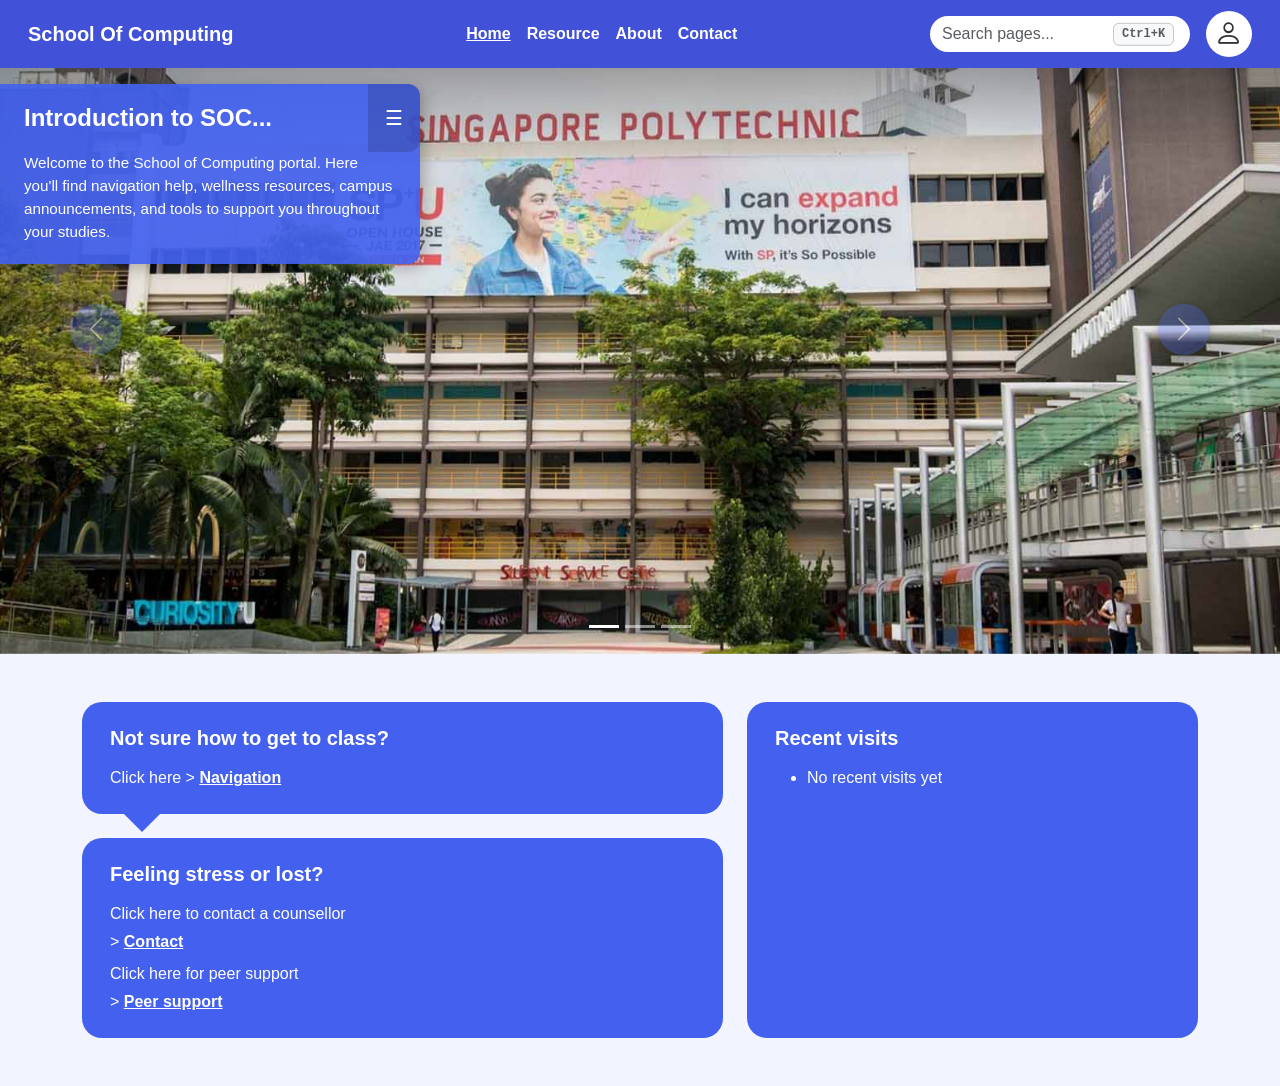
<file: index.html>
<!doctype html>
<html lang="en">

<head>
  <meta charset="UTF-8" />
  <meta name="viewport" content="width=device-width, initial-scale=1.0" />
  <title>Home</title>
  <style>
    @view-transition {navigation: auto;
    }
  </style>
  <link rel="stylesheet" href="assets/styles/global.css" />
  <link rel="stylesheet" href="assets/styles/index.css">
  <script type="module" src="./assets/components/navbar.js"></script>
  <link rel="shortcut icon" href="assets/favicon.ico" type="image/x-icon">

</head>

<body>
  <nav-bar></nav-bar>
  <!-- Hero carousel section -->
  <section class="hero-carousel position-relative carousel">
    <div class="intro-bookmark" id="intro-bookmark">
      <div class="intro-bookmark-panel">
        <div class="intro-bookmark-header">
          <div class="intro-bookmark-tab">
            <h2 class="intro-bookmark-title">Introduction to SOC...</h2>
          </div>
          <button class="intro-bookmark-toggle" id="intro-bookmark-toggle"
            aria-label="Minimize or open introduction">☰</button>
        </div>
        <div class="intro-bookmark-content">
          <p>Welcome to the School of Computing portal. Here you'll find navigation help, wellness resources, campus
            announcements, and tools to support you throughout your studies.</p>
        </div>
      </div>
    </div>

    <div id="soc-carousel" class="carousel slide" data-bs-ride="carousel" data-bs-interval="5000">
      <div class="carousel-inner">
        <div class="carousel-item active">
          <div class="carousel-item-inner">
            <img src="assets/images/Home/Intro1.jpg" alt="Image of SOC">
          </div>
        </div>
        <div class="carousel-item">
          <div class="carousel-item-inner">
            <img src="assets/images/Home/Intro2.jpg" alt="Image of SOC">
          </div>
        </div>
        <div class="carousel-item">
          <div class="carousel-item-inner">
            <img src="assets/images/Home/Intro3.jpg" alt="Image of SOC">
          </div>
        </div>
      </div>

      <button class="carousel-control-prev" type="button" data-bs-target="#soc-carousel" data-bs-slide="prev">
        <span class="carousel-control-prev-icon" aria-hidden="true"></span>
      </button>
      <button class="carousel-control-next" type="button" data-bs-target="#soc-carousel" data-bs-slide="next">
        <span class="carousel-control-next-icon" aria-hidden="true"></span>
      </button>

      <div class="carousel-indicators">
        <button type="button" data-bs-target="#soc-carousel" data-bs-slide-to="0" class="active"></button>
        <button type="button" data-bs-target="#soc-carousel" data-bs-slide-to="1"></button>
        <button type="button" data-bs-target="#soc-carousel" data-bs-slide-to="2"></button>
      </div>
    </div>
  </section>

  <main>

    <!-- Helper cards + recent visits -->
    <div class="container py-5">
      <div class="row g-4">
        <div class="col-lg-7">
          <div class="row g-4">
            <div class="col-12">
              <div class="bubble-card">
                <h3>Not sure how to get to class?</h3>
                <p class="mb-0">Click here &gt; <a href="navigation.html">Navigation</a></p>
                <div class="bubble-tail"></div>
              </div>
            </div>

            <div class="col-12 mt-4">
              <div class="bubble-card">
                <h3>Feeling stress or lost?</h3>
                <p class="mb-1">Click here to contact a counsellor</p>
                <p class="mb-2">&gt; <a href="contact.html">Contact</a></p>
                <p class="mb-1">Click here for peer support</p>
                <p class="mb-0">&gt; <a href="peer-support.html">Peer support</a></p>
              </div>
            </div>
          </div>
        </div>

        <div class="col-lg-5">
          <div class="recent-visits-card">
            <h3>Recent visits</h3>
            <ul id="recent-visits-list">
              <li>No recent visits yet</li>
            </ul>
            <a href="#" id="clear-visits-btn" class="clear-visits-link">Clear recent visits</a>
          </div>
        </div>
      </div>
    </div>
  </main>
  <script src="https://cdn.jsdelivr.net/npm/bootstrap@5.3.8/dist/js/bootstrap.bundle.min.js"
    integrity="sha384-FKyoEForCGlyvwx9Hj09JcYn3nv7wiPVlz7YYwJrWVcXK/BmnVDxM+D2scQbITxI"
    crossorigin="anonymous"></script>
  <script src="assets/scripts/recent-visits.js"></script>
  <script src="assets/scripts/index.js"></script>
</body>

</html>
</file>
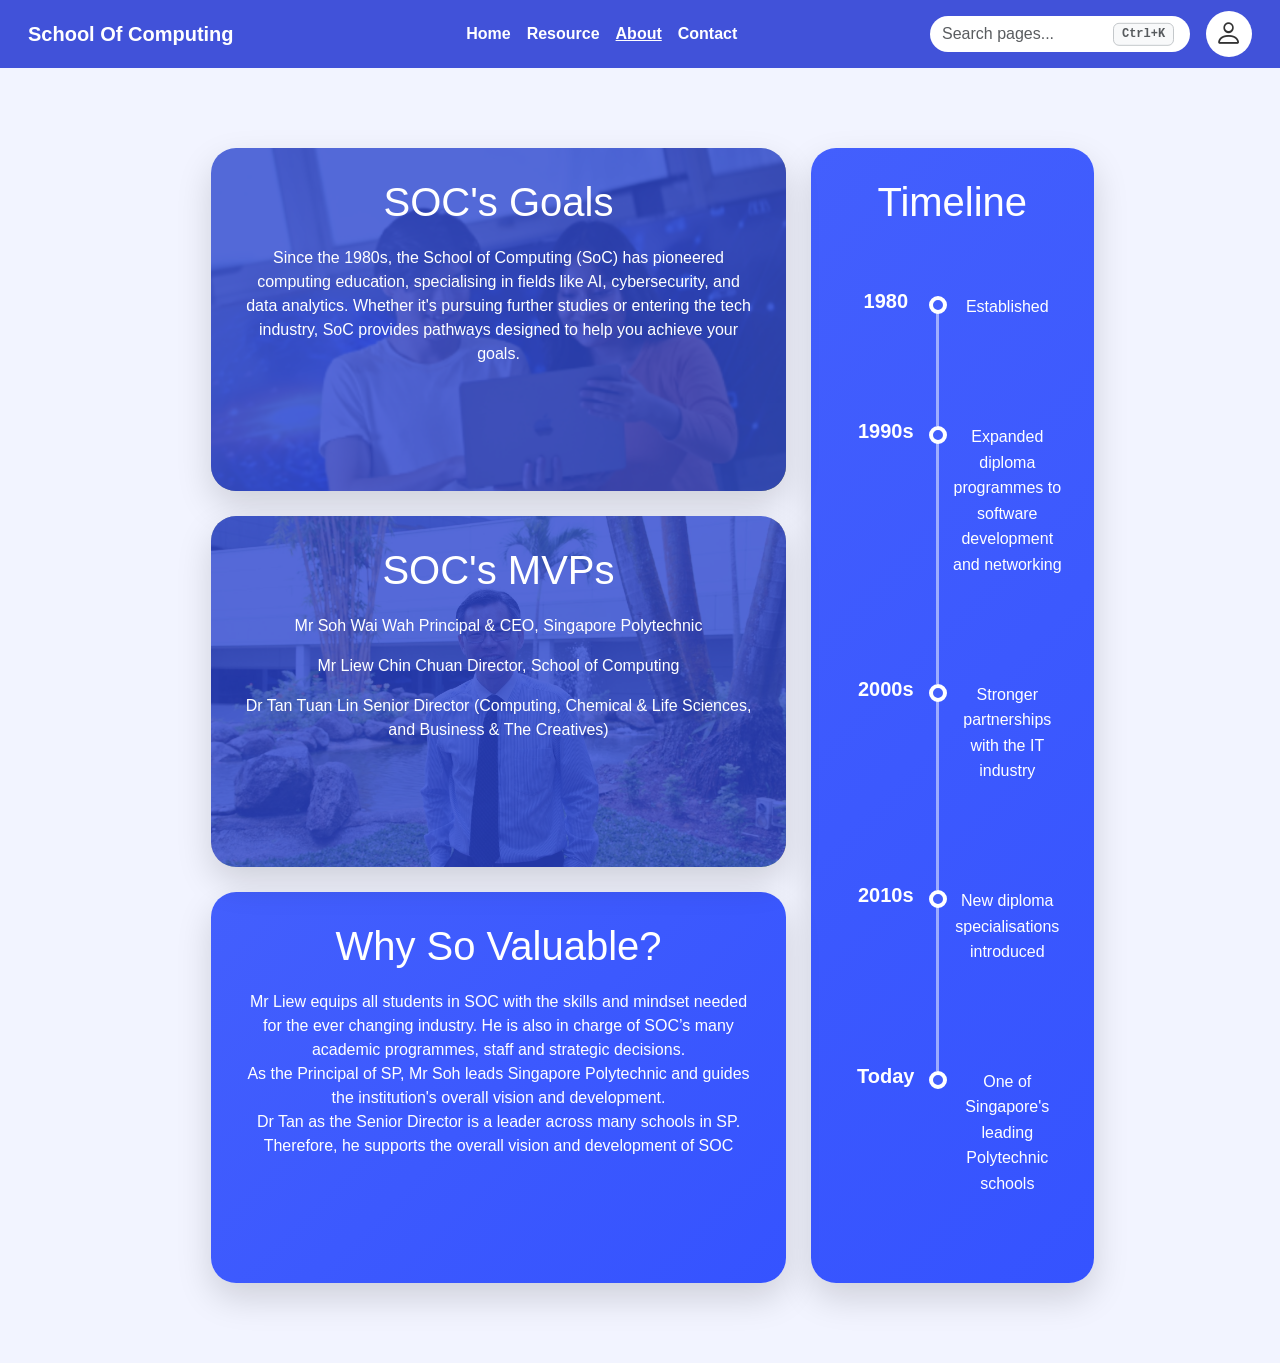
<file: about.html>
<!DOCTYPE html>
<html lang="en">

<head>
    <meta charset="UTF-8">
    <meta name="viewport" content="width=device-width, initial-scale=1.0">
    <title>About</title>
    <style>
        @view-transition {navigation: auto;
        }
    </style>
    <link rel="stylesheet" href="assets/styles/global.css">
    <link rel="stylesheet" href="assets/styles/about.css">
    <script type="module" src="assets/components/navbar.js"></script>
    <link rel="shortcut icon" href="assets/favicon.ico" type="image/x-icon">

</head>

<body>
    <nav-bar></nav-bar>
    <main class="container1">
        <section class="card1 goals">
            <h1>SOC's Goals</h1>
            <p>
                Since the 1980s, the School of Computing (SoC) has pioneered computing education, specialising in fields
                like AI, cybersecurity, and data analytics. Whether it's pursuing further studies or entering the tech
                industry, SoC provides pathways designed to help you achieve your goals.
            </p>
        </section>

        <section class="card1 timeline">
            <div>
                <h1>Timeline</h1>
            </div>
            <div class="timeline-item">
                <span>1980</span>
                <p>Established</p>
            </div>
            <div class="timeline-item">
                <span>1990s</span>
                <p>
                    Expanded diploma programmes
                    to software development and networking
                </p>
            </div>
            <div class="timeline-item">
                <span>2000s</span>
                <p>
                    Stronger partnerships with the IT industry
                </p>
            </div>
            <div class="timeline-item">
                <span>2010s</span>
                <p>
                    New diploma specialisations introduced
                </p>
            </div>
            <div class="timeline-item-last">
                <span>Today</span>
                <p>
                    One of Singapore's leading Polytechnic schools
                </p>
            </div>
        </section>
        <section class="card1 mvp">
            <h1>SOC's MVPs</h1>
            <p>Mr Soh Wai Wah
                Principal & CEO, Singapore Polytechnic
            </p>
            <p>Mr Liew Chin Chuan
                Director, School of Computing</p>
            <p>Dr Tan Tuan Lin
                Senior Director (Computing, Chemical & Life Sciences, and Business & The Creatives)
            </p>
        </section>

        <section class="card1 value">
            <h1>Why So Valuable?</h1>
            <p>
                Mr Liew equips all students in SOC with the skills
                and mindset needed for the ever changing
                industry. He is also in charge of SOC’s many academic programmes, staff and strategic decisions.
                <br>
                As the Principal of SP, Mr Soh leads Singapore Polytechnic and guides the institution's overall vision
                and development.
                <br>
                Dr Tan as the Senior Director is a leader across many schools in SP. Therefore, he supports the overall
                vision and development of SOC
            </p>
        </section>
    </main>
    <script src="./assets/scripts/Cycle-Images/about-page/cycleimagesG.js "></script>
    <script src="./assets/scripts/Cycle-Images/about-page/cycleimagesM.js "></script>
    <script src="https://cdn.jsdelivr.net/npm/bootstrap@5.3.8/dist/js/bootstrap.bundle.min.js"
        integrity="sha384-FKyoEForCGlyvwx9Hj09JcYn3nv7wiPVlz7YYwJrWVcXK/BmnVDxM+D2scQbITxI"
        crossorigin="anonymous"></script>
    <script src="assets/scripts/recent-visits.js"></script>
</body>

</html>
</file>
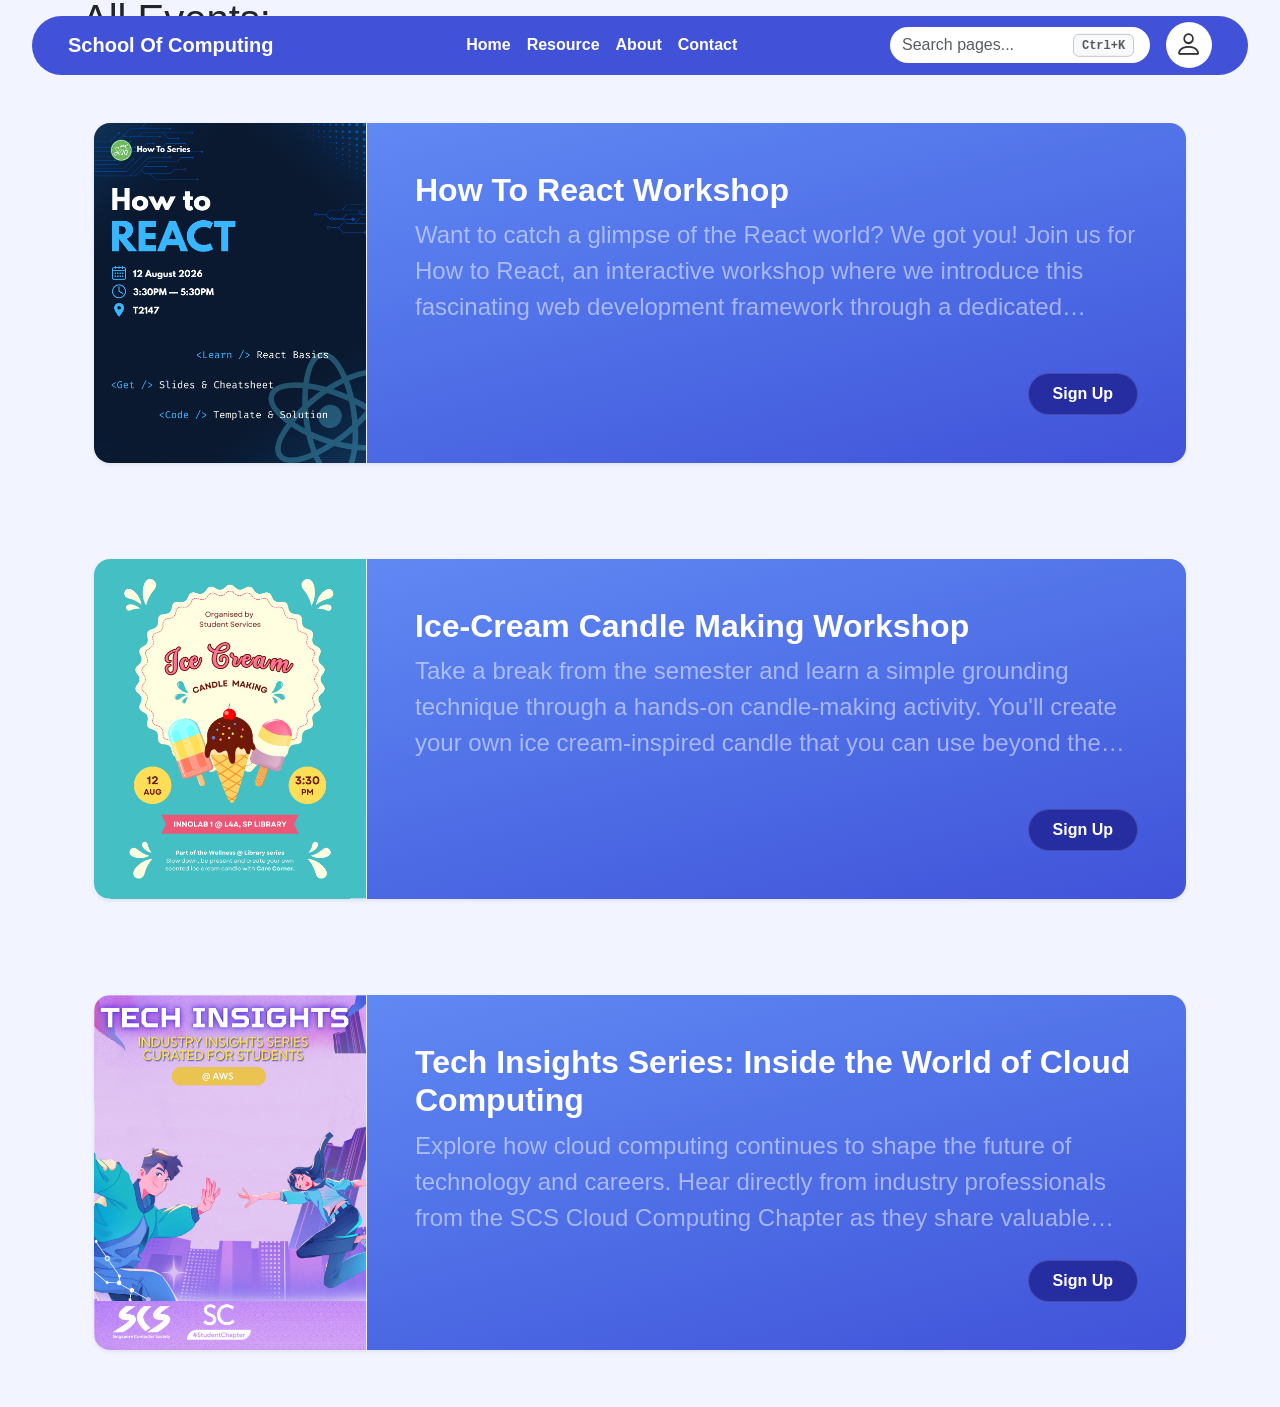
<file: announcement.html>
<!DOCTYPE html>
<html lang="en">

<head>
  <meta charset="UTF-8" />
  <meta name="viewport" content="width=device-width, initial-scale=1.0" />
  <title>Announcement</title>
  <style>
    @view-transition {navigation: auto;
    }
  </style>
  <link rel="stylesheet" href="assets/styles/global.css" />
  <link rel="stylesheet" href="assets/styles/announcement.css">
  <script type="module" src="assets/components/navbar.js"></script>
  <script type="module" src="assets/components/carousel.js"></script>
  <link rel="shortcut icon" href="assets/favicon.ico" type="image/x-icon">

</head>

<body>
  <nav-bar></nav-bar>
  <custom-carousel></custom-carousel>
  <a href="#all-events" class="scrollDown">
    <i class="bi bi-arrow-down-circle"></i>
    Scroll Down</a>
  <main>
    <!-- All Events Section -->
    <section class="all-events-section" id="all-events">
      <div class="container" id="events-container">
        <!-- Section Controls -->
        <div class="d-flex justify-content-between align-items-center mb-4">
          <h1 class="section-title">All Events:</h1>

          <div class="dropdown">
            <button class="btn btn-sort dropdown-toggle" id="sortDropdownBtn" type="button" data-bs-toggle="dropdown"
              aria-expanded="false">
              Sort By (asc)
            </button>
            <ul class="dropdown-menu dropdown-menu-end" id="sortDropdownMenu">
              <li><a class="dropdown-item active" href="#" data-sort="asc">Sort By (asc)</a></li>
              <li><a class="dropdown-item" href="#" data-sort="desc">Sort By (desc)</a></li>
              <li><a class="dropdown-item" href="#" data-sort="date">Date</a></li>
            </ul>
          </div>
        </div>
      </div>
    </section>
  </main>
  <script src="https://cdn.jsdelivr.net/npm/bootstrap@5.3.8/dist/js/bootstrap.bundle.min.js"
    integrity="sha384-FKyoEForCGlyvwx9Hj09JcYn3nv7wiPVlz7YYwJrWVcXK/BmnVDxM+D2scQbITxI"
    crossorigin="anonymous"></script>
  <script type="module" src="assets/scripts/announcement.js"></script>
  <script src="assets/scripts/recent-visits.js"></script>
</body>

</html>
</file>
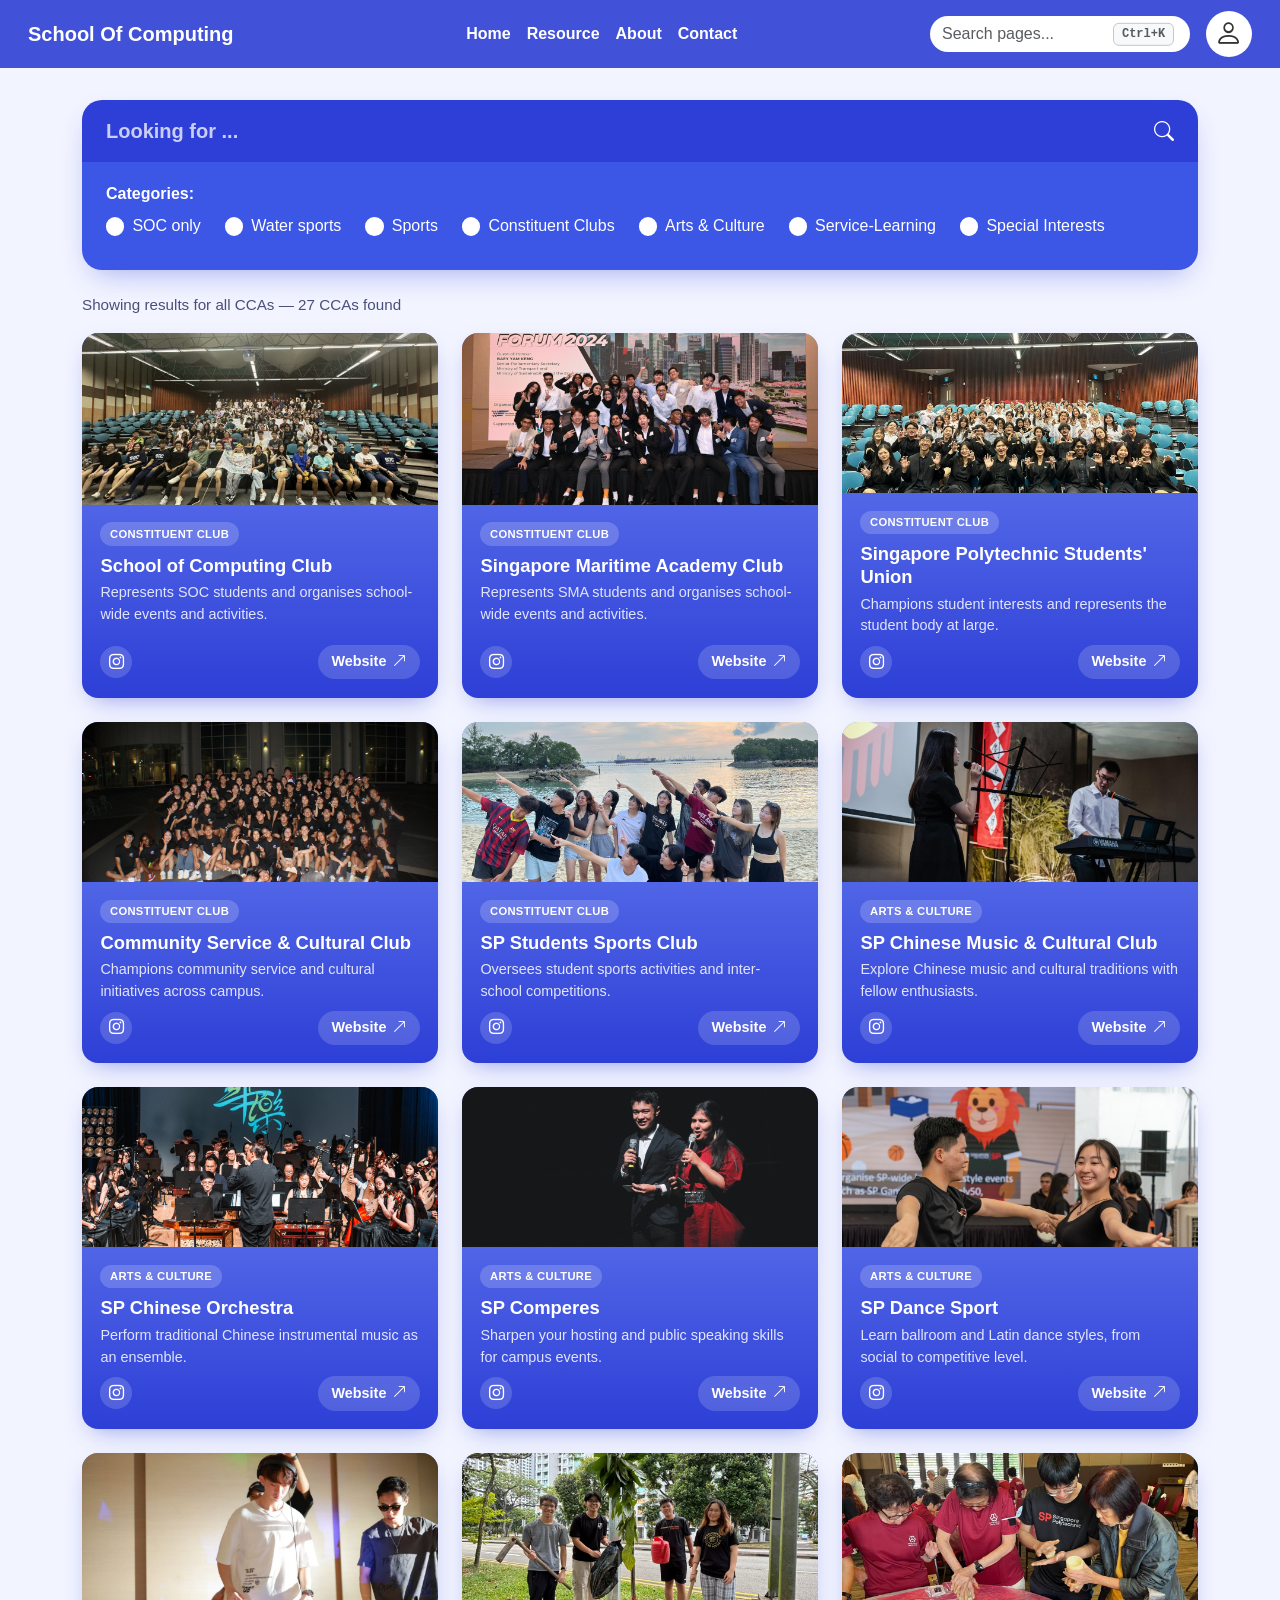
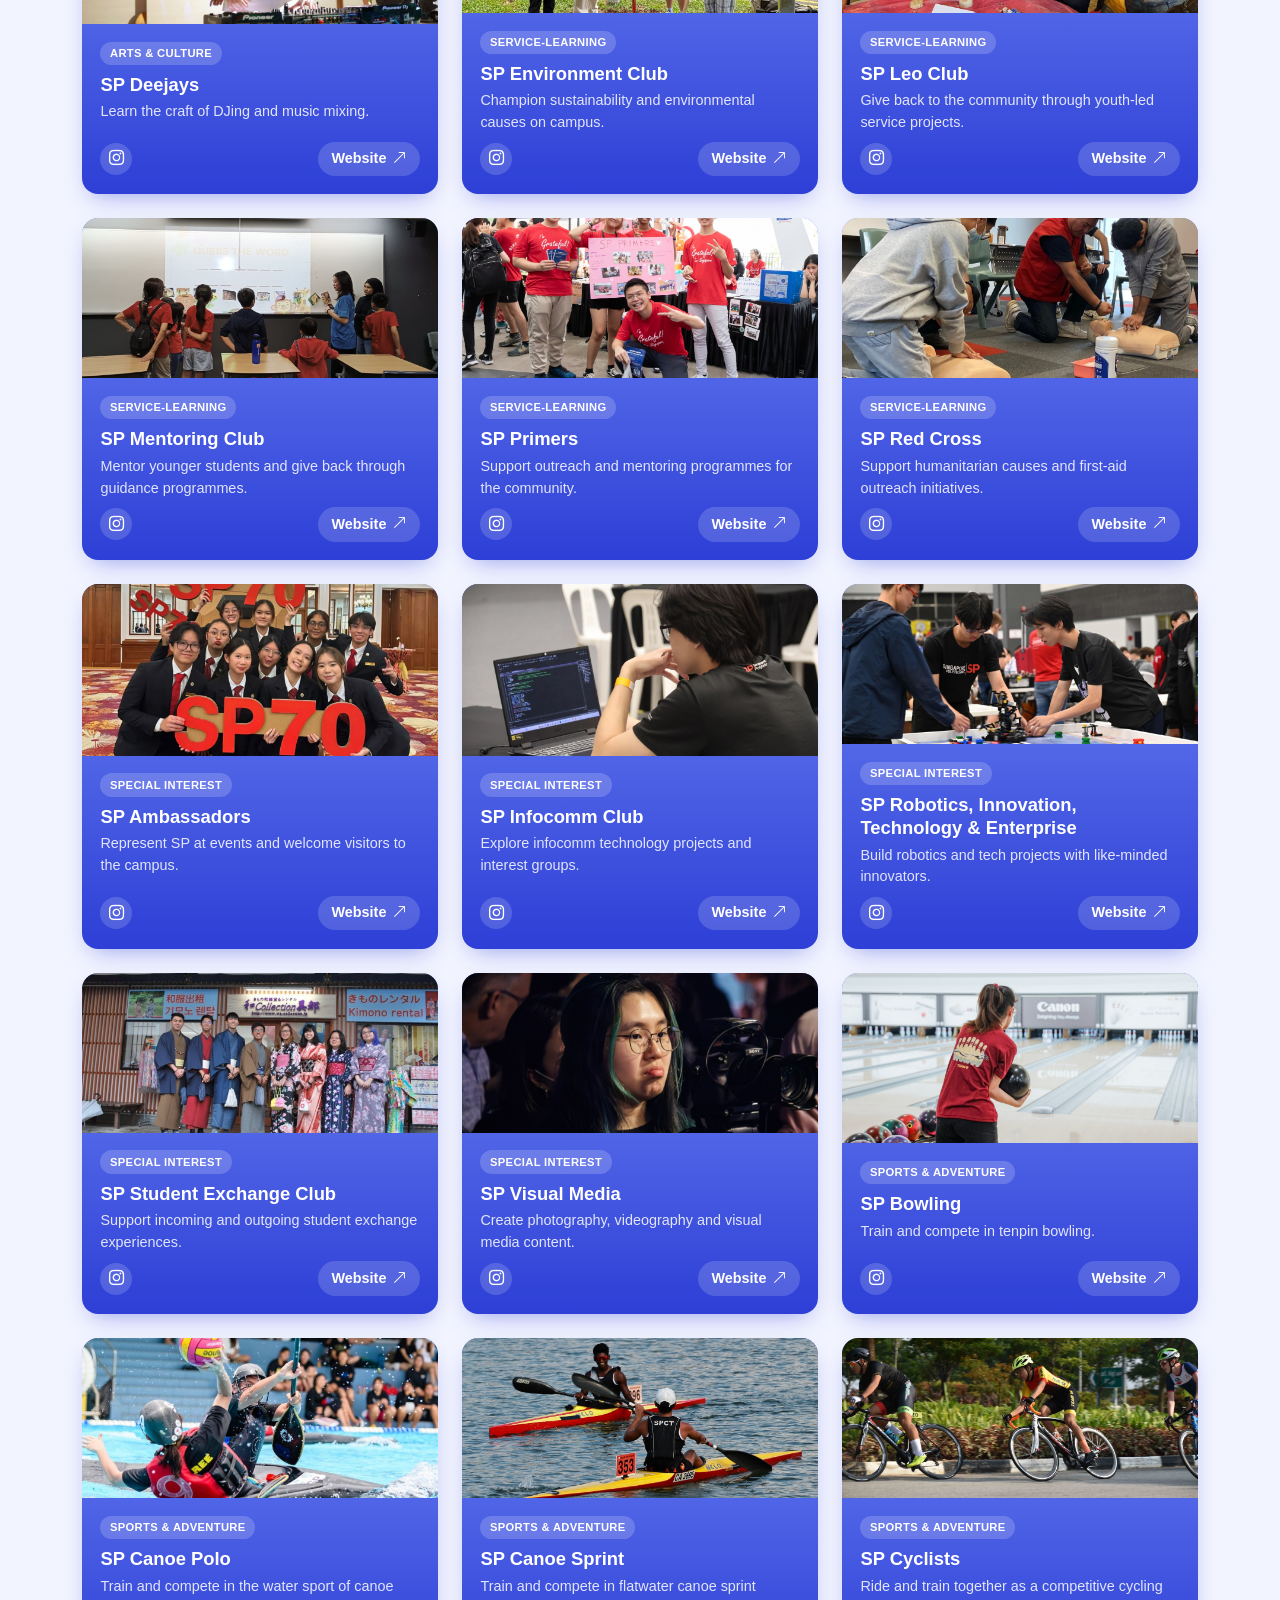
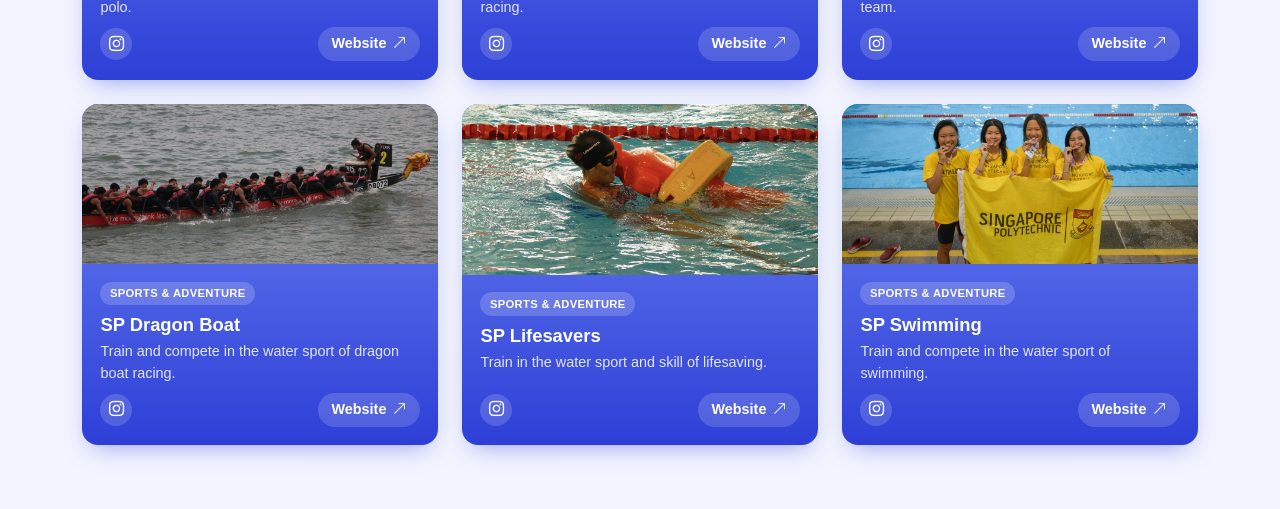
<file: cca.html>
<!DOCTYPE html>
<html lang="en">

<head>
  <meta charset="UTF-8">
  <meta name="viewport" content="width=device-width, initial-scale=1.0">
  <title>CCA</title>
  <style>
    @view-transition {navigation: auto;
    }
  </style>
  <link rel="stylesheet" href="assets/styles/global.css" />
  <link rel="stylesheet" href="assets/styles/cca.css">
  <script type="module" src="assets/components/navbar.js"></script>
  <link rel="shortcut icon" href="assets/favicon.ico" type="image/x-icon">
</head>

<body>
  <nav-bar></nav-bar>
  <main class="container cca-page">
    <!-- Search + category filters -->
    <section class="cca-search-panel mb-2">
      <div class="cca-search-bar d-flex align-items-center gap-3">
        <input type="text" id="ccaSearch" placeholder="Looking for ..." aria-label="Search CCAs" />
        <i class="bi bi-search" aria-hidden="true"></i>
      </div>

      <div class="cca-filters">
        <p class="cca-filters-title mb-2">Categories:</p>
        <div class="d-flex flex-wrap">
          <label class="cca-filter-option">
            <input type="checkbox" class="cca-filter" data-filter="soc" />
            SOC only
          </label>
          <label class="cca-filter-option">
            <input type="checkbox" class="cca-filter" data-filter="watersport" />
            Water sports
          </label>
          <label class="cca-filter-option">
            <input type="checkbox" class="cca-filter" data-filter="sports" />
            Sports
          </label>
          <label class="cca-filter-option">
            <input type="checkbox" class="cca-filter" data-filter="constituent" />
            Constituent Clubs
          </label>
          <label class="cca-filter-option">
            <input type="checkbox" class="cca-filter" data-filter="arts" />
            Arts &amp; Culture
          </label>
          <label class="cca-filter-option">
            <input type="checkbox" class="cca-filter" data-filter="service" />
            Service-Learning
          </label>
          <label class="cca-filter-option">
            <input type="checkbox" class="cca-filter" data-filter="special" />
            Special Interests
          </label>
        </div>
      </div>
    </section>

    <!-- Results meta -->
    <p class="cca-results-meta">
      Showing results for <span id="ccaSearchLabel">all CCAs</span> —
      <span id="ccaResultCount">0 CCAs found</span>
    </p>

    <!-- Card grid, populated by cca.js -->
    <div class="row g-4" id="ccaGrid"></div>

    <!-- Empty state -->
    <div id="ccaEmptyState" class="d-none">
      <i class="bi bi-search" style="font-size: 2rem;"></i>
      <p class="mt-2 mb-0">No CCAs match your search. Try a different keyword or category.</p>
    </div>
  </main>

  <script src="https://cdn.jsdelivr.net/npm/bootstrap@5.3.8/dist/js/bootstrap.bundle.min.js"
    integrity="sha384-FKyoEForCGlyvwx9Hj09JcYn3nv7wiPVlz7YYwJrWVcXK/BmnVDxM+D2scQbITxI"
    crossorigin="anonymous"></script>
  <script src="assets/scripts/recent-visits.js"></script>
  <script src="assets/scripts/cca.js"></script>
</body>

</html>
</file>
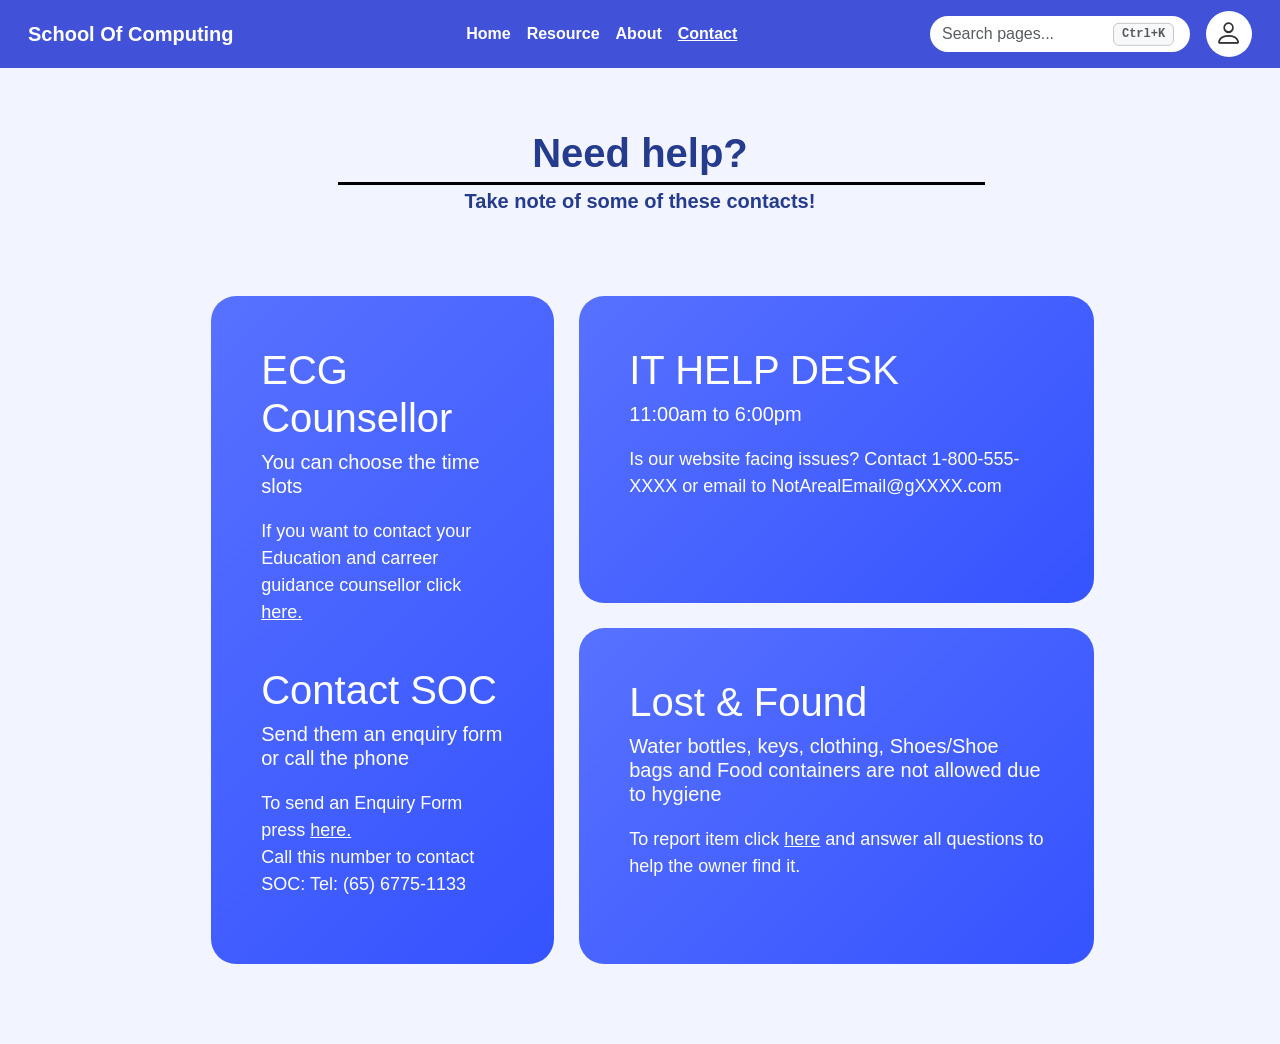
<file: contact.html>
<!DOCTYPE html>
<html lang="en">

<head>
  <meta charset="UTF-8">
  <meta name="viewport" content="width=device-width, initial-scale=1.0">
  <title>Contact</title>
  <style>
    @view-transition {navigation: auto;
    }
  </style>
  <link rel="stylesheet" href="assets/styles/global.css">
  <link rel="stylesheet" href="assets/styles/contact.css">
  <script type="module" src="assets/components/navbar.js"></script>
  <link rel="shortcut icon" href="assets/favicon.ico" type="image/x-icon">

</head>

<body>
  <nav-bar></nav-bar>
  <main>
    <div class="heading">
      <h1><strong>Need help?</strong></h1>
      <p>Take note of some of these contacts!</p>
    </div>

    <div class="container1">
      <div class="card1 left">
        <h1>ECG Counsellor</h1>
        <h2>You can choose the time slots</h2>
        <p>If you want to contact your Education and carreer guidance counsellor click <a href="https://mysas2.sp.edu.sg/psp/csprdstu/EMPLOYEE/SA/c/A_CAM_ECG_MENU.A_ECG_SBCOUNREQ.GBL?FolderPath=PORTAL_ROOT_OBJECT.CO_EMPLOYEE_SELF_SERVICE.A_ECG_SBCOUNREQ&IsFolder=false&IgnoreParamTempl=FolderPath%2cIsFolder&" target="_blank" rel="noopener noreferrer">here.</a>
        </p>
        <br>
        <h1>Contact SOC</h1>
        <h2>Send them an enquiry form or call the phone</h2>
        <p>To send an Enquiry Form press <a href="https://for.edu.sg/spenquiryform" target="_blank" rel="noopener noreferrer">here.</a>
        <br>
        Call this number to contact SOC: Tel: (65) 6775-1133</p>
      </div>
      <div class="card1 topright">
        <h1>IT HELP DESK</h1>
        <h2>11:00am to 6:00pm</h2>
        <p>Is our website facing issues? Contact 1-800-555-XXXX or email to NotArealEmail@gXXXX.com
        </p>
      </div>

      <div class="card1 bottomright">
      <h1>Lost & Found</h1>
      <h2>Water bottles, keys, clothing, Shoes/Shoe bags and Food containers are not allowed due to hygiene</h2>
      <p>To report item click <a href="https://form.gov.sg/666a7d55ea4c1bac81a4f1ad"  target="_blank" rel="noopener noreferrer">here</a> and answer all questions to help the owner find it.</p>
      </div> 
    </div>
  </main>

  <script src="https://cdn.jsdelivr.net/npm/bootstrap@5.3.8/dist/js/bootstrap.bundle.min.js"
    integrity="sha384-FKyoEForCGlyvwx9Hj09JcYn3nv7wiPVlz7YYwJrWVcXK/BmnVDxM+D2scQbITxI"
    crossorigin="anonymous"></script>
  <script src="assets/scripts/recent-visits.js"></script>
</body>

</html>
</file>
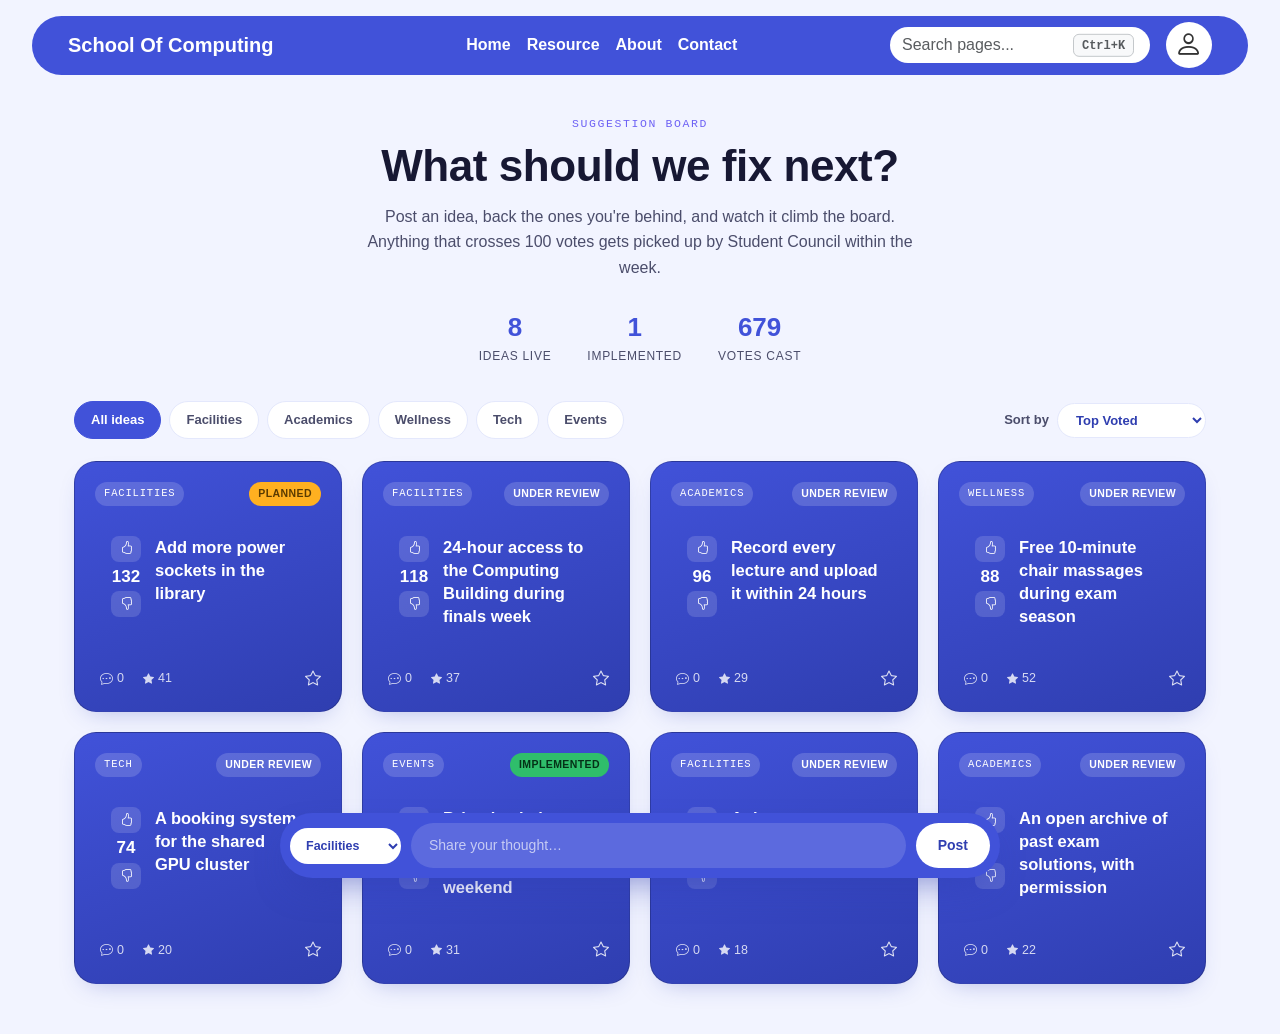
<file: feedback.html>
<!doctype html>
<html lang="en">

<head>
  <meta charset="UTF-8" />
  <meta name="viewport" content="width=device-width, initial-scale=1.0" />
  <title>Feedback</title>
  <style>
    @view-transition {navigation: auto;
    }
  </style>
  <link rel="stylesheet" href="assets/styles/global.css" />
  <script type="module" src="assets/components/navbar.js"></script>
  <link rel="stylesheet" href="assets/styles/comments.css">
  <link rel="stylesheet" href="assets/styles/feedback.css">
  <link rel="shortcut icon" href="assets/favicon.ico" type="image/x-icon">
  
</head>

<body>
  <nav-bar></nav-bar>

  <main>
    <section class="hero">
      <p class="eyebrow">Suggestion Board</p>
      <h1>What should we fix next?</h1>
      <p class="hero-sub">Post an idea, back the ones you're behind, and watch it climb the board. Anything that crosses
        100 votes gets picked up by Student Council within the week.</p>
      <div class="hero-stats">
        <div class="stat"><strong id="statTotal">0</strong><span>ideas live</span></div>
        <div class="stat"><strong id="statImplemented">0</strong><span>implemented</span></div>
        <div class="stat"><strong id="statVotes">0</strong><span>votes cast</span></div>
      </div>
    </section>

    <div class="controls">
      <div class="filter-chips" id="filterChips">
        <button class="chip active" data-filter="all">All ideas</button>
        <button class="chip" data-filter="Facilities">Facilities</button>
        <button class="chip" data-filter="Academics">Academics</button>
        <button class="chip" data-filter="Wellness">Wellness</button>
        <button class="chip" data-filter="Tech">Tech</button>
        <button class="chip" data-filter="Events">Events</button>
      </div>
      <label class="sort-wrap">
        <span>Sort by</span>
        <select id="sortSelect">
          <option value="top">Top Voted</option>
          <option value="new">Newest</option>
          <option value="discussed">Most Discussed</option>
        </select>
      </label>
    </div>

    <div class="board" id="board" aria-live="polite"></div>
    <p class="empty-state" id="emptyState" hidden>No ideas here yet — be the first to post one below.</p>

    <form class="composer" id="composerForm">
      <select id="composerCategory" aria-label="Category">
        <option>Facilities</option>
        <option>Academics</option>
        <option>Wellness</option>
        <option>Tech</option>
        <option>Events</option>
      </select>
      <input type="text" id="composerInput" placeholder="Share your thought…" maxlength="140" required>
      <button type="submit">Post</button>
    </form>

    <div class="toast" id="toast" role="status"></div>
  </main>

  <script src="assets/scripts/comments.js"></script>
  <script src="assets/scripts/feedback.js"></script>
  <script src="https://cdn.jsdelivr.net/npm/bootstrap@5.3.8/dist/js/bootstrap.bundle.min.js"
    integrity="sha384-FKyoEForCGlyvwx9Hj09JcYn3nv7wiPVlz7YYwJrWVcXK/BmnVDxM+D2scQbITxI"
    crossorigin="anonymous"></script>
  <script src="assets/scripts/recent-visits.js"></script>
</body>

</html>
</file>
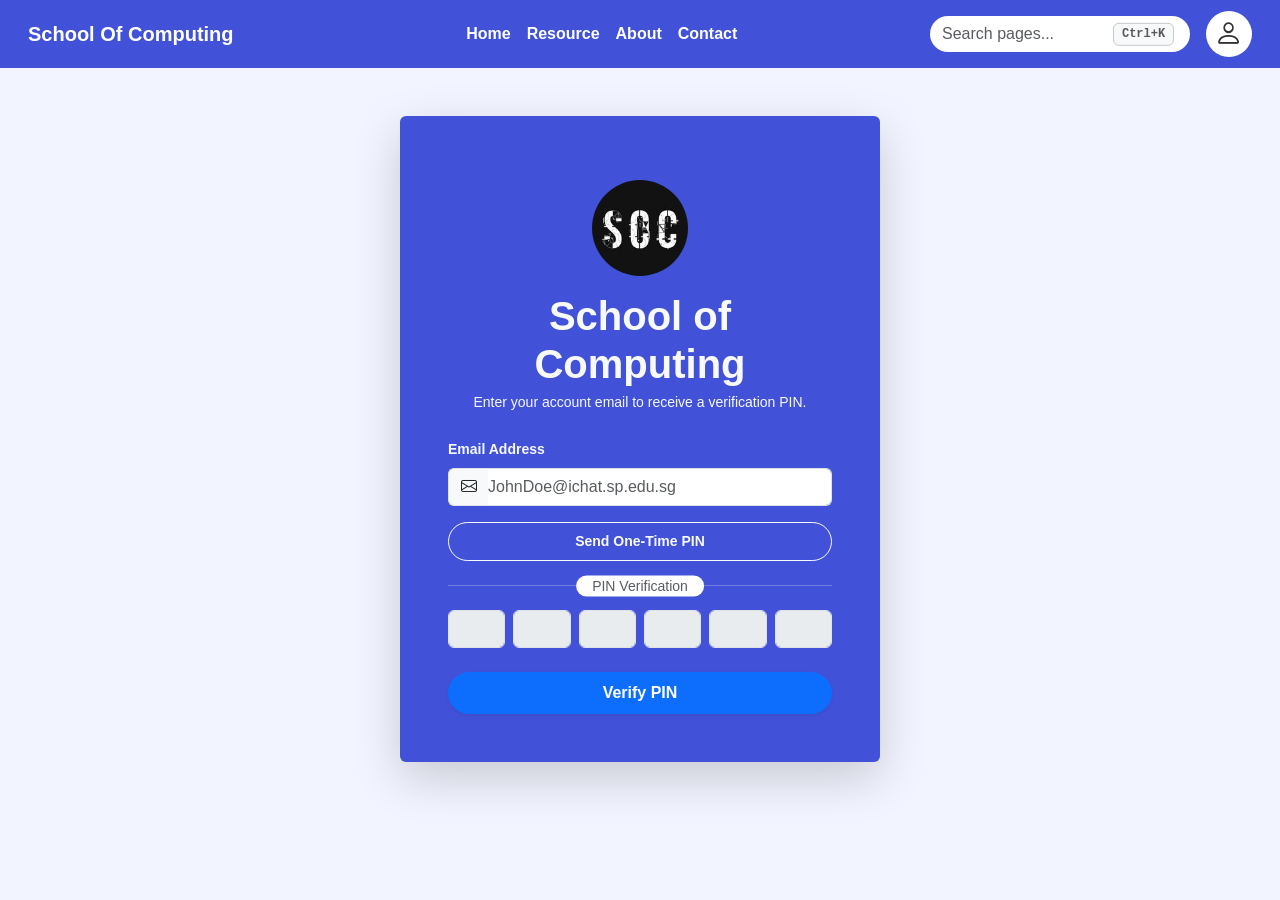
<file: login.html>
<!doctype html>
<html lang="en">

<head>
  <meta charset="UTF-8" />
  <meta name="viewport" content="width=device-width, initial-scale=1.0" />
  <title>Login</title>
  <style>
    @view-transition {navigation: auto;
    }
  </style>
  <link rel="stylesheet" href="assets/styles/global.css" />
  <link rel="stylesheet" href="assets/styles/login.css" />
  <script type="module" src="assets/components/navbar.js"></script>
  <link rel="shortcut icon" href="assets/favicon.ico" type="image/x-icon">
</head>

<body>
  <nav-bar></nav-bar>

  <main class="container flex-grow-1 d-flex flex-column justify-content-center align-items-center py-5">
    <div class="card auth-card shadow-lg border-0 overflow-hidden">
      <div class="bg-primary-custom py-2"></div>

      <div class="card-body p-4 p-sm-5">
        <div class="text-center mb-4">
          <img class="w-25 d-inline-flex align-items-center justify-content-center bg-primary bg-opacity-10 text-primary rounded-circle mb-3"
            src="assets/images/logo.jpg" alt="logo">
          <h1 class="fw-bold text-light mb-1">School of Computing</h1>
          <p class="text-light small">
            Enter your account email to receive a verification PIN.
          </p>
        </div>

        <form id="otpForm">
          <!-- Email Input -->
          <div class="mb-3">
            <label for="emailInput" class="form-label small fw-semibold text-light">Email Address</label>
            <div class="input-group">
              <span class="input-group-text bg-light text-dark border-end-0">
                <i class="bi bi-envelope"></i>
              </span>
              <input type="email" class="form-control border-start-0 ps-0" id="emailInput"
                placeholder="JohnDoe@ichat.sp.edu.sg" required />
            </div>
            <div class="error-msg" id="email-error-msg" role="alert" aria-live="polite"></div>
          </div>

          <!-- Send PIN Button -->
          <div class="d-grid mb-4">
            <button type="button" class="btn btn-outline-light btn-sm fw-semibold rounded-pill py-2" id="sendPinBtn">
              Send One-Time PIN
            </button>
          </div>

          <div class="position-relative my-4">
            <hr class="text-light opacity-25 m-0" />
            <span class="position-absolute top-50 start-50 translate-middle bg-white px-3 small text-muted rounded-pill">
              PIN Verification
            </span>
          </div>

          <!-- One Time PIN Section -->
          <div class="mb-2 text-center">
            <div class="d-flex justify-content-center gap-2" id="otpInputs">
              <input type="text" maxlength="1" class="otp-input form-control text-center" required />
              <input type="text" maxlength="1" class="otp-input form-control text-center" required />
              <input type="text" maxlength="1" class="otp-input form-control text-center" required />
              <input type="text" maxlength="1" class="otp-input form-control text-center" required />
              <input type="text" maxlength="1" class="otp-input form-control text-center" required />
              <input type="text" maxlength="1" class="otp-input form-control text-center" required />
            </div>
            <div class="error-msg" id="otp-error-msg" role="alert" aria-live="polite"></div>
          </div>

          <!-- Verify Button -->
          <div class="d-grid mt-4">
            <button type="submit" class="btn btn-primary bg-primary-custom rounded-pill py-2 fw-semibold shadow-sm">
              Verify PIN
            </button>
          </div>
        </form>
      </div>
    </div>
  </main>

  <script src="https://cdn.jsdelivr.net/npm/bootstrap@5.3.8/dist/js/bootstrap.bundle.min.js" crossorigin="anonymous"></script>
  <script type="module" src="assets/scripts/login.js"></script>
  <script src="assets/scripts/recent-visits.js"></script>
</body>

</html>
</file>
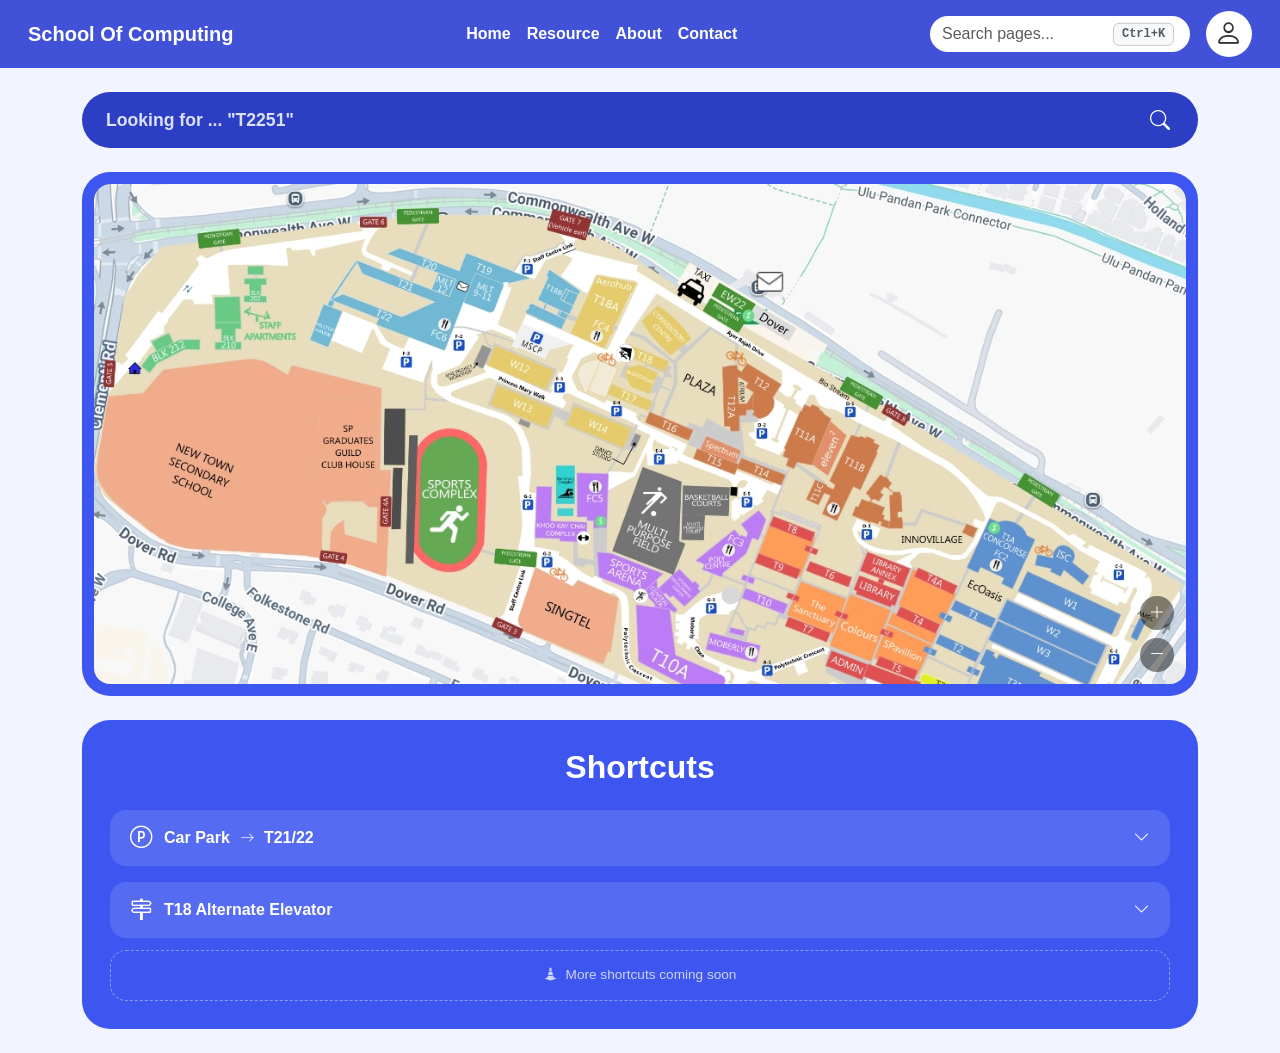
<file: navigation.html>
<!DOCTYPE html>
<html lang="en">

<head>
  <meta charset="UTF-8">
  <meta name="viewport" content="width=device-width, initial-scale=1.0">
  <title>Navigation</title>
  <style>
    @view-transition {navigation: auto;
    }
  </style>
  <link rel="stylesheet" href="assets/styles/global.css" />
  <script type="module" src="assets/components/navbar.js"></script>
  <link rel="stylesheet" href="assets/styles/navigation.css" />
  <link rel="shortcut icon" href="assets/favicon.ico" type="image/x-icon">

</head>

<body>
  <nav-bar></nav-bar>
  <main class="container py-4">

    <!-- Search / "looking for" bar -->
    <div class="search-wrap mb-4">
      <form class="search-pill d-flex align-items-center" role="search" autocomplete="off">
        <input type="search" id="searchInput" name="q" class="search-pill-input flex-grow-1"
          placeholder='Looking for ... &quot;T2251&quot;' aria-label="Search for a location" autocomplete="off">
        <button type="submit" class="search-pill-btn" aria-label="Search">
          <i class="bi bi-search"></i>
        </button>
      </form>
      <ul class="search-suggestions d-none" id="searchSuggestions"></ul>
    </div>

    <div class="recent-row mb-4 d-none" id="recentRow">
      <span class="recent-label"><i class="bi bi-clock-history"></i> Recent</span>
      <div class="recent-chips" id="recentChips"></div>
      <button type="button" class="recent-clear" id="recentClear">Clear</button>
    </div>

    <!-- Map card -->
    <section class="map-card mb-4" id="mapSection">
      <div class="map-viewport" id="mapViewport">
        <div class="map-wrap" id="mapWrap">
          <img src="assets/images/navigation/campus-map.jpg" alt="SP School of Computing campus map"
            class="map-card-img" id="mapImg">
        </div>
        <div class="map-dim-overlay d-none" id="mapDimOverlay"></div>
        <div class="map-marker d-none" id="mapMarker"></div>
      </div>
      <button type="button" class="map-reset-btn d-none" id="mapResetBtn" aria-label="Reset map view">
        <i class="bi bi-x-lg"></i>
      </button>
      <div class="map-zoom-controls">
        <button type="button" class="map-zoom-btn" id="zoomInBtn" aria-label="Zoom in">
          <i class="bi bi-plus-lg"></i>
        </button>
        <button type="button" class="map-zoom-btn" id="zoomOutBtn" aria-label="Zoom out">
          <i class="bi bi-dash-lg"></i>
        </button>
      </div>
      <p class="map-not-found d-none" id="mapNotFound">No match found for that search.</p>
    </section>

    <!-- Shortcuts card -->
    <section class="shortcuts-card">
      <h2 class="shortcuts-title">Shortcuts</h2>

      <div class="shortcut-single">
        <button class="shortcut-route-btn" type="button" data-bs-toggle="collapse" data-bs-target="#routeCarparkT22"
          aria-expanded="false" aria-controls="routeCarparkT22">
          <span class="shortcut-route-icon"><i class="bi bi-p-circle"></i></span>
          <span class="shortcut-route-label">Car Park <i class="bi bi-arrow-right"></i> T21/22</span>
          <i class="bi bi-chevron-down shortcut-route-chevron"></i>
        </button>

        <div class="collapse" id="routeCarparkT22">
          <div class="route-stepper" id="stepperCarparkT22">
            <div class="route-step-body">
              <div class="route-step-content">
                <span class="route-step-counter">
                  Step <span class="current">1</span> of <span class="total">4</span>
                </span>
                <p class="route-step-text"></p>
              </div>
            </div>
            <div class="route-step-controls">
              <button type="button" class="route-step-btn" data-action="prev" aria-label="Previous step">
                <i class="bi bi-chevron-left"></i>
              </button>
              <div class="route-step-dots"></div>
              <button type="button" class="route-step-btn" data-action="next" aria-label="Next step">
                <i class="bi bi-chevron-right"></i>
              </button>
            </div>
          </div>
        </div>
      </div>

      <div class="shortcut-single mt-3">
        <button class="shortcut-route-btn" type="button" data-bs-toggle="collapse" data-bs-target="#routeT18AltElevator"
          aria-expanded="false" aria-controls="routeT18AltElevator">
          <span class="shortcut-route-icon"><i class="bi bi-signpost-2"></i></span>
          <span class="shortcut-route-label">T18 Alternate Elevator</span>
          <i class="bi bi-chevron-down shortcut-route-chevron"></i>
        </button>

        <div class="collapse" id="routeT18AltElevator">
          <div class="route-stepper" id="stepperT18AltElevator">
            <div class="route-step-body">
              <div class="route-step-content">
                <span class="route-step-counter">
                  Step <span class="current">1</span> of <span class="total">2</span>
                </span>
                <p class="route-step-text"></p>
              </div>
            </div>
            <div class="route-step-controls">
              <button type="button" class="route-step-btn" data-action="prev" aria-label="Previous step">
                <i class="bi bi-chevron-left"></i>
              </button>
              <div class="route-step-dots"></div>
              <button type="button" class="route-step-btn" data-action="next" aria-label="Next step">
                <i class="bi bi-chevron-right"></i>
              </button>
            </div>
          </div>
        </div>
      </div>

      <div class="shortcut-wip">
        <i class="bi bi-cone-striped"></i>
        <span>More shortcuts coming soon</span>
      </div>
    </section>
  </main>

  <script src="https://cdn.jsdelivr.net/npm/bootstrap@5.3.8/dist/js/bootstrap.bundle.min.js"
    integrity="sha384-FKyoEForCGlyvwx9Hj09JcYn3nv7wiPVlz7YYwJrWVcXK/BmnVDxM+D2scQbITxI"
    crossorigin="anonymous"></script>
  <script src="assets/scripts/recent-visits.js"></script>
  <script src="assets/scripts/navigation.js"></script>
</body>

</html>
</file>
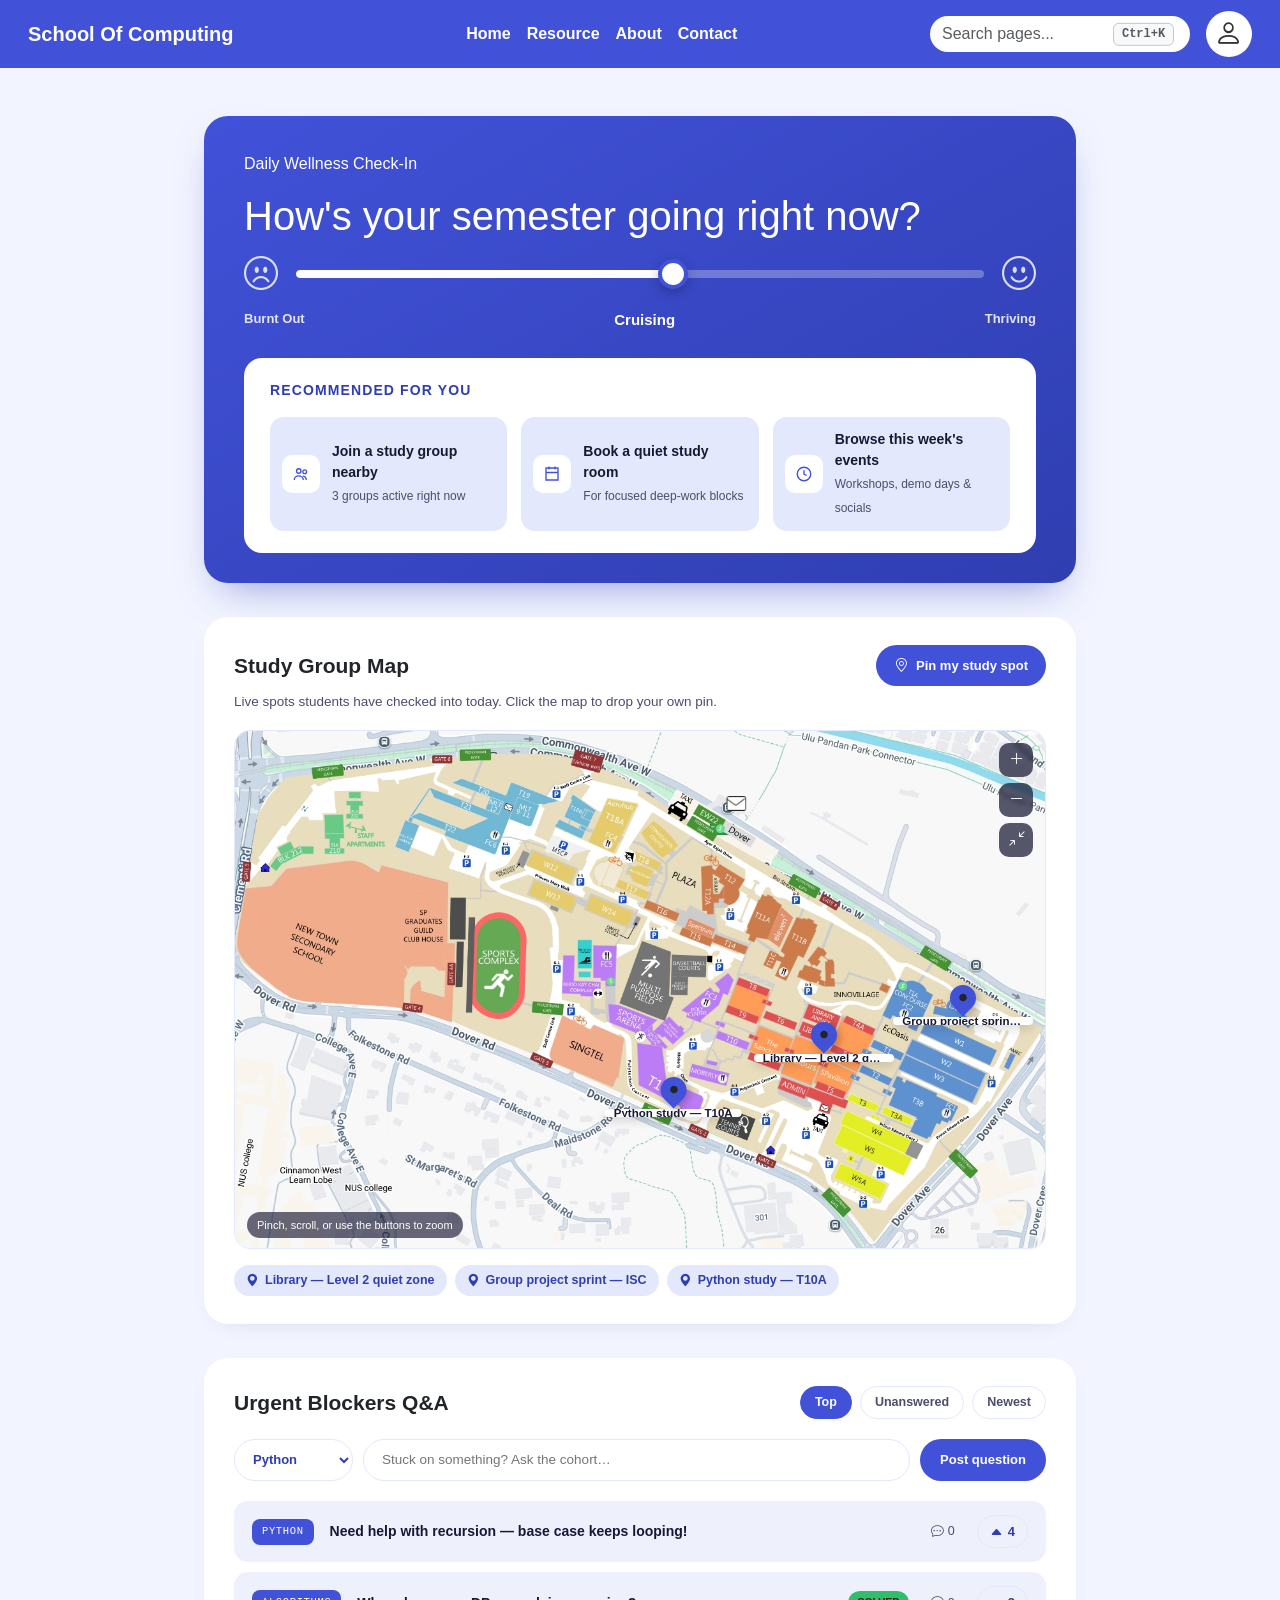
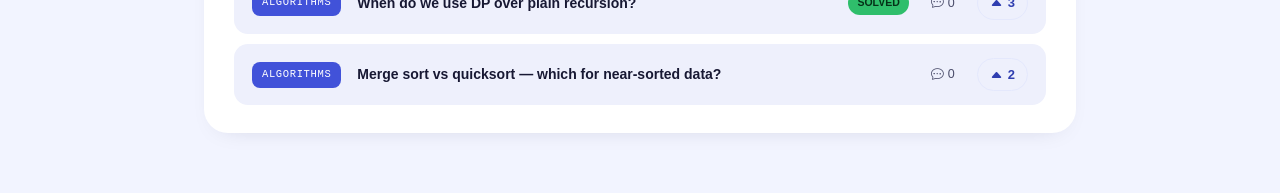
<file: peer-support.html>
<!doctype html>
<html lang="en">

<head>
  <meta charset="UTF-8" />
  <meta name="viewport" content="width=device-width, initial-scale=1.0" />
  <title>Peer Support</title>
  <style>
    @view-transition {navigation: auto;
    }
  </style>
  <link rel="stylesheet" href="assets/styles/global.css" />
  <script type="module" src="assets/components/navbar.js"></script>
  <link rel="stylesheet" href="assets/styles/peer-support.css" />
  <link rel="shortcut icon" href="assets/favicon.ico" type="image/x-icon">
</head>

<body>
  <nav-bar></nav-bar>

  <main>

    <!-- ===== Wellness gauge ===== -->
    <section class="gauge-card mt-5" id="gaugeCard" tabindex="-1">
      <p class="eyebrow light">Daily Wellness Check-In</p>
      <h1>How's your semester going right now?</h1>

      <div class="gauge-row">
        <span class="face" aria-hidden="true"><i class="bi bi-emoji-frown"></i></span>

        <div class="slider-wrap">
          <input type="range" id="moodSlider" min="0" max="100" value="55" aria-label="Wellness level">
          <div class="slider-track">
            <div class="slider-fill" id="sliderFill"></div>
          </div>
        </div>

        <span class="face" aria-hidden="true"><i class="bi bi-emoji-smile"></i></span>
      </div>
      <div class="gauge-labels">
        <span>Burnt Out</span>
        <span id="moodWord">Cruising</span>
        <span>Thriving</span>
      </div>

      <div class="recommend-card" id="recommendCard">
        <div class="recommend-head">
          <p class="recommend-title">Recommended for you</p>
          <!-- Mobile/portrait-only dropdown toggle: the recommendation list can
             run long and pushes the rest of the page down on small screens,
             so it's collapsed by default there and the user chooses to open it. -->
          <button type="button" class="recommend-toggle" id="recommendToggle" aria-expanded="false"
            aria-controls="recommendItems">
            <span class="recommend-toggle-label">Show suggestions</span>
            <i class="bi bi-chevron-down"></i>
          </button>
        </div>
        <div class="recommend-items" id="recommendItems"></div>
      </div>
    </section>

    <!-- ===== Study group map ===== -->
    <section class="panel" id="mapSection">
      <div class="panel-head">
        <h2>Study Group Map</h2>
        <button class="pin-btn" id="pinBtn">
          <i class="bi bi-geo-alt"></i>
          Pin my study spot
        </button>
      </div>
      <p class="panel-sub">Live spots students have checked into today. Click the map to drop your own pin.</p>

      <!-- ===== Zoomable/pannable map viewport =====
         mapViewport clips overflow and stays a fixed size; mapFrame is the
         layer that actually gets scaled/translated by peer-support.js so the
         map (which is quite small on portrait/mobile screens) can be zoomed
         in for a closer look and panned around while zoomed. -->
      <div class="map-viewport" id="mapViewport">
        <div class="map-frame" id="mapFrame">
          <img class="campus-map-img" src="assets/images/navigation/campus-map.jpg" alt="Campus map">
          <div class="pins-layer" id="pinsLayer"></div>
        </div>
        <div class="map-controls" id="mapControls">
          <button type="button" id="zoomInBtn" aria-label="Zoom in"><i class="bi bi-plus-lg"></i></button>
          <button type="button" id="zoomOutBtn" aria-label="Zoom out"><i class="bi bi-dash-lg"></i></button>
          <button type="button" id="zoomResetBtn" aria-label="Reset zoom"><i
              class="bi bi-arrows-angle-contract"></i></button>
        </div>
        <span class="map-zoom-hint" id="mapZoomHint">Pinch, scroll, or use the buttons to zoom</span>
      </div>

      <div class="pin-list" id="pinList"></div>
    </section>

    <!-- ===== Q&A ===== -->
    <section class="panel" id="qaSection">
      <div class="panel-head">
        <h2>Urgent Blockers Q&amp;A</h2>
        <div class="qa-sort">
          <button class="chip active" data-qa-sort="top">Top</button>
          <button class="chip" data-qa-sort="unanswered">Unanswered</button>
          <button class="chip" data-qa-sort="new">Newest</button>
        </div>
      </div>

      <form class="qa-form" id="qaForm">
        <select id="qaSubject" aria-label="Subject">
          <option>Python</option>
          <option>Algorithms</option>
          <option>Databases</option>
          <option>Web Dev</option>
          <option>Career</option>
        </select>
        <input type="text" id="qaInput" placeholder="Stuck on something? Ask the cohort…" maxlength="120" required>
        <button type="submit">Post question</button>
      </form>

      <div class="qa-list" id="qaList"></div>
    </section>

  </main>

  <div class="toast" id="toast" role="status"></div>
  <script src="assets/scripts/comments.js"></script>
  <script src="assets/scripts/peer-support.js"></script>
  <script src="https://cdn.jsdelivr.net/npm/bootstrap@5.3.8/dist/js/bootstrap.bundle.min.js"
    integrity="sha384-FKyoEForCGlyvwx9Hj09JcYn3nv7wiPVlz7YYwJrWVcXK/BmnVDxM+D2scQbITxI"
    crossorigin="anonymous"></script>
  <script src="assets/scripts/recent-visits.js"></script>
</body>

</html>
</file>
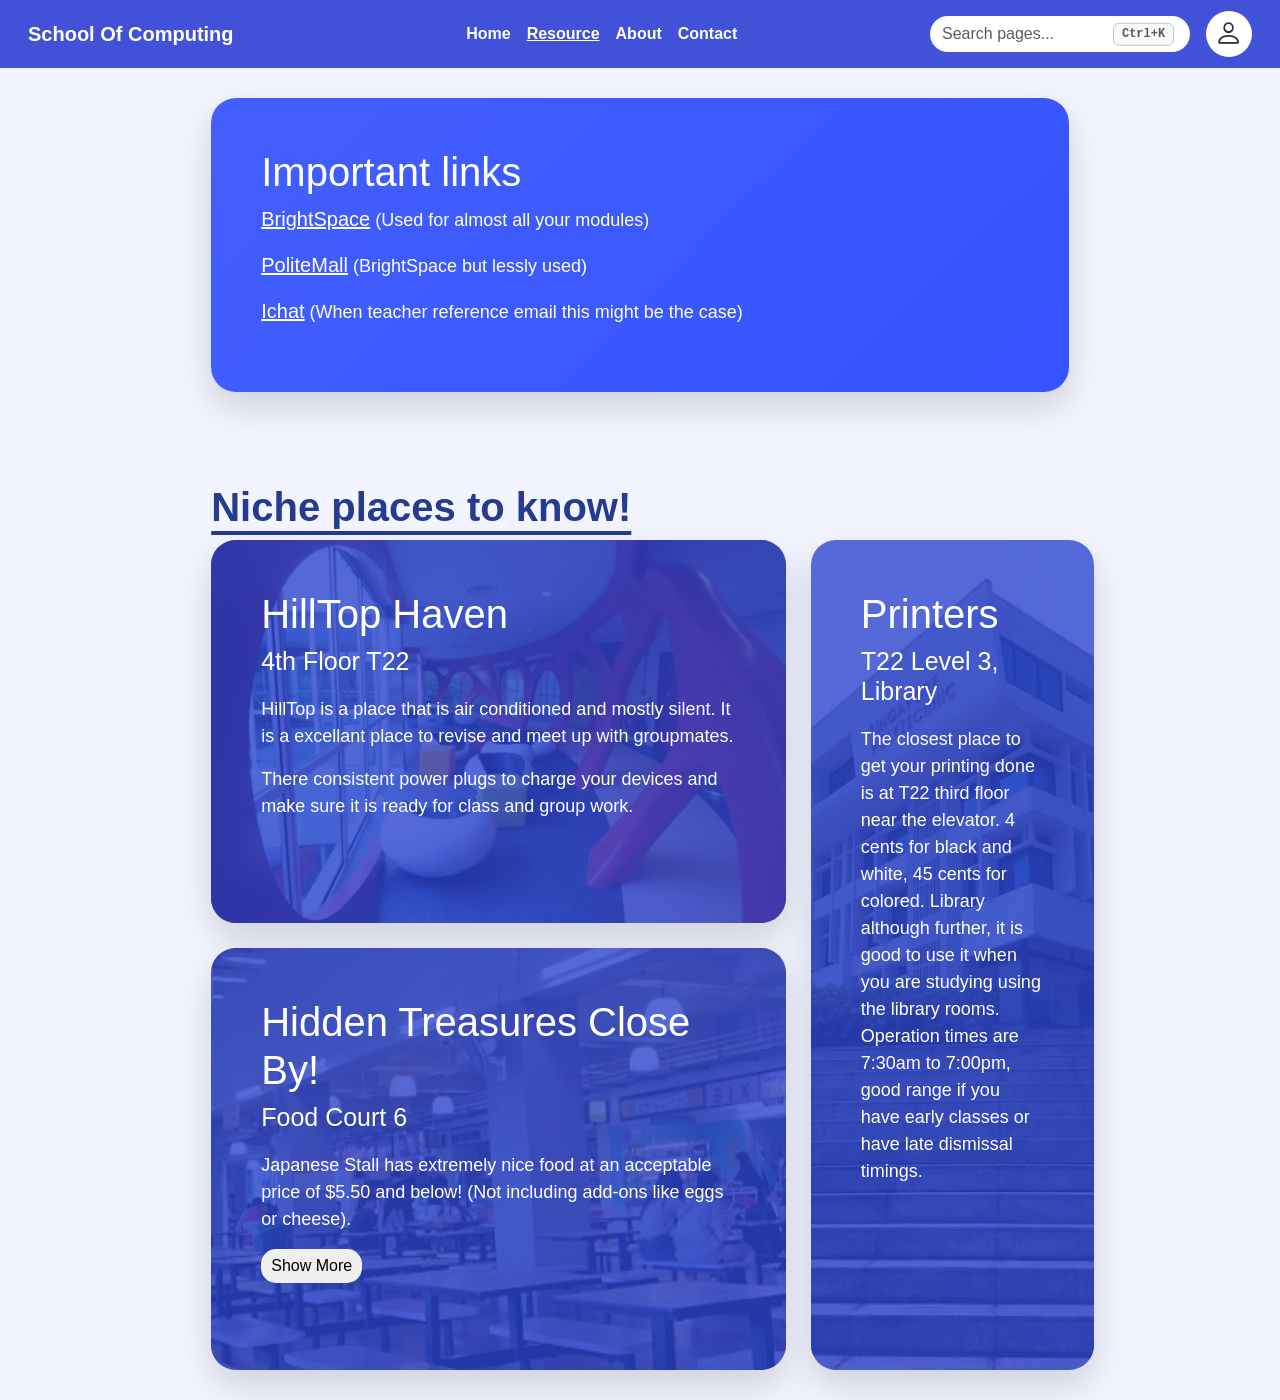
<file: resource.html>
<!DOCTYPE html>
<html lang="en">

<head>
  <meta charset="UTF-8">
  <meta name="viewport" content="width=device-width, initial-scale=1.0">
  <title>Resource</title>
  <link rel="shortcut icon" href="assets/favicon.ico" type="image/x-icon">
  <style>
    @view-transition {navigation: auto;
    }
  </style>
  <link rel="stylesheet" href="assets/styles/global.css" />
  <script type="module" src="assets/components/navbar.js"></script>
  <link rel="stylesheet" href="assets/styles/resources.css">
</head>

<body>
  <nav-bar></nav-bar>
  <main>
    <section class="top-container">
      <div class="card1">
        <h1>Important links</h1>
        <p>
          <a href="https://splms.polite.edu.sg/d2l/home/6667" target="_blank" rel="noopener noreferrer">BrightSpace</a>
          (Used for almost all your modules)
        </p>

        <p>
          <a href="https://politemall.polite.edu.sg/" target="_blank" rel="noopener noreferrer">PoliteMall</a>
          (BrightSpace but lessly used)
        </p>

        <p>
          <a href="https://www.outlook.com/ichat.sp.edu.sg" target="_blank" rel="noopener noreferrer">Ichat</a>
          (When teacher reference email this might be the case)
        </p>

      </div>
    </section>
    <div class="heading">
      <h1><strong>Niche places to know!</strong></h1>
    </div>
    <section class="niche-container">
      <div class="card1 lefttop">
        <h1>HillTop Haven</h1>
        <h2>4th Floor T22</h2>
        <p>HillTop is a place that is air conditioned and mostly silent. It is a excellant place to revise and meet up
          with groupmates. </p>
        <p>There consistent power plugs to charge your devices and make sure it is ready for class and group work.</p>
      </div>

      <div class="card1 right">
        <h1>Printers</h1>
        <h2>T22 Level 3, Library</h2>
        <p>The closest place to get your printing done is at T22 third floor near the elevator. 4 cents for black and
          white, 45 cents for colored. Library although further, it is good to use it when you are studying using the
          library rooms.
          <br>
          Operation times are 7:30am to 7:00pm, good range if you have early classes or have late dismissal timings.
        </p>
      </div>

      <div class="card1 leftbottom">
        <h1>Hidden Treasures Close By!</h1>

        <h2>Food Court 6</h2>
        <p>
          Japanese Stall has extremely nice food at an acceptable price
          of $5.50 and below! (Not including add-ons like eggs or cheese).

        </p>

        <div class="show-more-content">


          <p>
            Yong Tau Foo gives generous servings and has a varied selection
            of sides for around less than $5.
          </p>

          <p>
            Creamy Duck sells various waffles with ice cream, fruits or
            syrups like chocolate and peanut butter.
          </p>

          <h2>Food Court 5</h2>

          <p>
            Multiple well-known fast food options are here! They have KFC
            and Subway! Good if you want a sweet cookie or sandwich to
            snack on or eat a party meal with your classmates!
          </p>
        </div>

        <button class="show-more">Show More</button>
      </div>
      </div>

  </main>


  <script src="./assets/scripts/Cycle-Images/resource-page/cycleimages1.js"></script>
  <script src="./assets/scripts/Cycle-Images/resource-page/cycleimages2.js"></script>
  <script src="./assets/scripts/resourcepageshowmore.js"></script>
  <script src="./assets/scripts/Cycle-Images/resource-page/cycleimages3.js"></script>
  <script src="https://cdn.jsdelivr.net/npm/bootstrap@5.3.8/dist/js/bootstrap.bundle.min.js"
    integrity="sha384-FKyoEForCGlyvwx9Hj09JcYn3nv7wiPVlz7YYwJrWVcXK/BmnVDxM+D2scQbITxI"
    crossorigin="anonymous"></script>
  <script src="assets/scripts/recent-visits.js"></script>

</body>

</html>
</file>
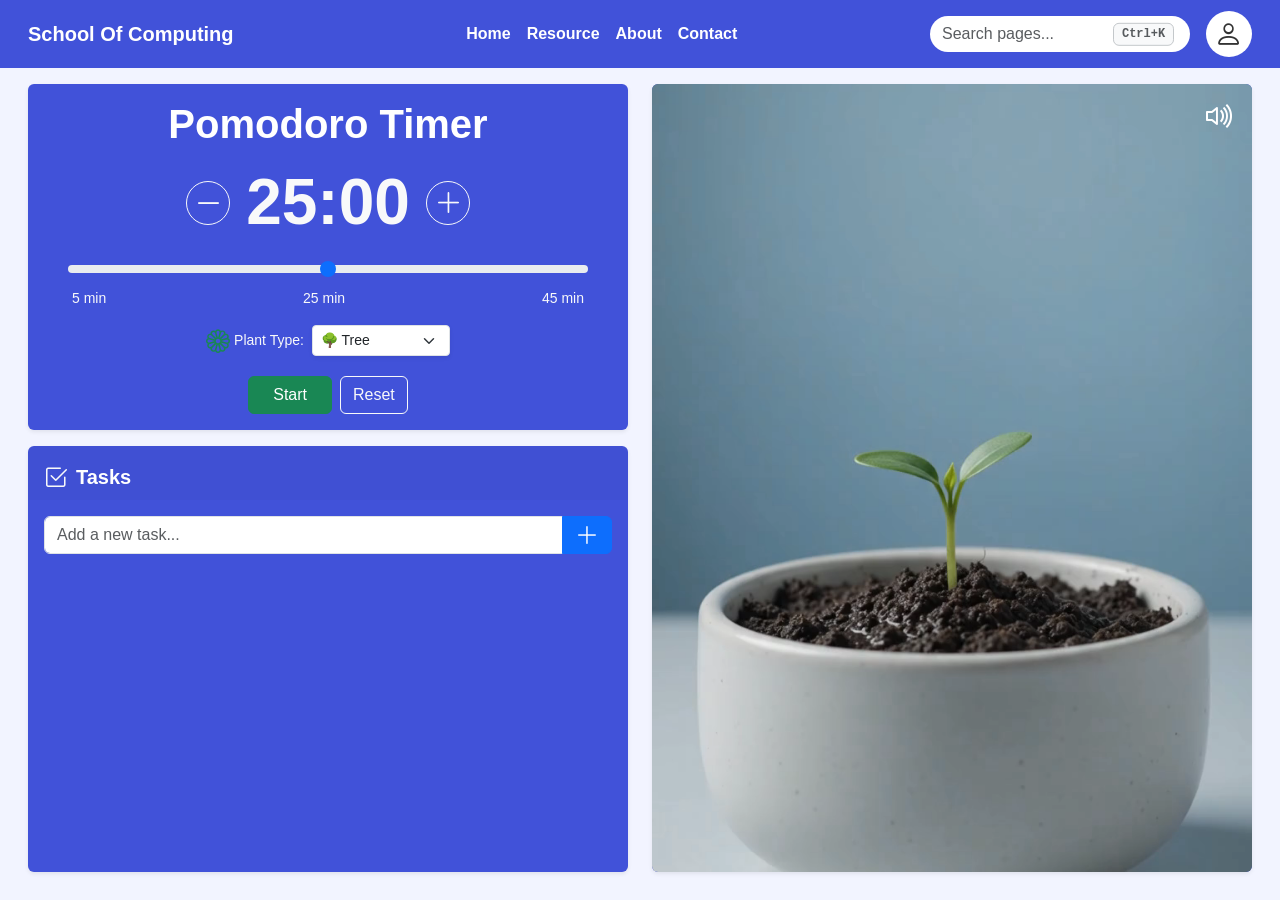
<file: study-dashboard.html>
<!DOCTYPE html>
<html lang="en">

<head>
  <meta charset="UTF-8">
  <meta name="viewport" content="width=device-width, initial-scale=1.0">
  <title>Study Dashboard</title>
  <link rel="shortcut icon" href="assets/favicon.ico" type="image/x-icon">
  <style>
    @view-transition {navigation: auto;
    }
  </style>
  <link rel="stylesheet" href="assets/styles/global.css" />
  <script type="module" src="assets/components/navbar.js"></script>
  <link rel="stylesheet" href="assets/styles/study-dashboard.css" />
</head>

<body>
  <nav-bar></nav-bar>

  <!-- Split Screen Layout Grid -->
  <main class="container-fluid p-3 row gap-3 gap-lg-0 m-0">

    <!-- LEFT HALF: Timer & Task UI -->
    <div class="col-lg-6 col-md-12 d-flex flex-column gap-3 h-100">

      <!-- Pomodoro Timer -->
      <div class="card border-0 shadow-sm p-3 text-center">
        <h1 class="fw-bold mb-2">Pomodoro Timer</h1>

        <!-- Display Controls -->
        <div class="d-flex align-items-center justify-content-center gap-3 my-2">
          <button class="btn btn-outline-light btn-circle" id="decreaseBtn" title="Decrease 5 min"
            aria-label="Decrease 5 minutes">
            <i class="bi bi-dash-lg fs-3"></i>
          </button>

          <div class="display-3 fw-bold text-light" id="timerDisplay">25:00</div>

          <button class="btn btn-outline-light btn-circle" id="increaseBtn" title="Increase 5 min"
            aria-label="Increase 5 minutes">
            <i class="bi bi-plus-lg fs-3"></i>
          </button>
        </div>

        <!-- Time Slider -->
        <div class="px-4 my-2">
          <input type="range" class="form-range" id="timeSlider" min="5" max="45" step="1" value="25"
            aria-label="Timer Duration Slider">
          <div class="d-flex justify-content-between text-light small px-1">
            <span>5 min</span>
            <span>25 min</span>
            <span>45 min</span>
          </div>
        </div>

        <!-- Plant Select -->
        <div class="d-flex align-items-center justify-content-center gap-2 mt-2 mb-1">
          <label for="plantSelect" class="form-label small mb-0 text-light d-flex align-items-center">
            <i class="bi bi-flower1 text-success me-1"></i>Plant Type:
          </label>
          <select id="plantSelect" class="form-select form-select-sm w-auto fw-medium shadow-sm text-dark">
            <option value="tree" selected>🌳 Tree</option>
            <option value="rose">🌹 Rose</option>
            <option value="sun-flower">🌻 Sun Flower</option>
          </select>
        </div>

        <!-- Actions -->
        <div class="d-flex justify-content-center gap-2 mt-3">
          <a href="#plantVideo" id="startBtn" class="btn btn-success px-4">Start</a>
          <button id="resetBtn" class="btn btn-outline-light">Reset</button>
        </div>
      </div>

      <!-- Task UI -->
      <div class="card shadow-sm border-0 d-flex flex-column flex-grow-1 overflow-hidden">
        <div class="card-header border-0 fw-bold fs-5 pt-3 pb-2 d-flex align-items-center">
          <i class="bi bi-check2-square me-2 text-light"></i>Tasks
        </div>
        <div class="card-body d-flex flex-column overflow-hidden">
          <form class="input-group mb-3" id="taskForm">
            <input type="text" id="taskInput" class="form-control text-dark" placeholder="Add a new task..." required />
            <button class="btn btn-primary d-flex align-items-center" type="submit" aria-label="Add Task"><i
                class="bi bi-plus-lg"></i></button>
          </form>
          <ul class="list-group" id="taskList"></ul>
        </div>
      </div>

    </div>

    <!-- RIGHT HALF: Video Container -->
    <div class="col-lg-6 col-md-12 h-100 d-flex">
      <div
        class="card border-0 shadow-sm w-100 overflow-hidden d-flex align-items-center justify-content-center position-relative">
        <div class="display-3 fw-bold text-white mt-2" id="timerDisplayMobile">25:00</div>
        <div id="audio">
          <input type="checkbox" id="toggle-trigger" checked aria-label="Toggle Audio">
          <i class="bi bi-volume-mute fs-2" id="mute"></i>
          <i class="bi bi-volume-up fs-2" id="up"></i>
        </div>
        <video id="plantVideo" class="w-100 h-100 object-fit-cover" muted playsinline loop preload="auto">
          <source id="plantVideoSource" src="assets/videos/tree_growing.webm" type="video/webm">
        </video>
        <audio id="music">
          <source src="" type="audio/mpeg">
        </audio>
      </div>
    </div>

  </main>

  <script src="https://cdn.jsdelivr.net/npm/bootstrap@5.3.8/dist/js/bootstrap.bundle.min.js"
    crossorigin="anonymous"></script>
  <script src="assets/scripts/study-dashboard.js"></script>
  <script src="assets/scripts/recent-visits.js"></script>
</body>

</html>
</file>
<file: assets/styles/index.css>
/* ===== Hero / Carousel ===== */
.hero-carousel {
  background: none; /* removed entirely — just the image, no blue showing anywhere around it */
  color: #fff;
  padding: 0;
  min-height: 0;
  position: relative;
}

.hero-carousel::before {
  content: "";
  position: absolute;
  top: 0;
  left: 0;
  right: 0;
  height: 160px;
  background: linear-gradient(
    180deg,
    rgba(0, 0, 0, 0.55) 0%,
    rgba(0, 0, 0, 0) 100%
  );
  z-index: 1;
  pointer-events: none;
}

.hero-carousel #soc-carousel {
  max-width: 100%; /* full width, no side insets */
  margin: 0; /* no centering needed anymore */
  border-radius: 0; /* remove rounded corners since it's edge-to-edge */
}

.hero-carousel .carousel-item {
  min-height: 0;
}

.hero-carousel .carousel-item-inner {
  min-height: 0;
  display: block;
}

.hero-carousel .carousel-item-inner img {
  width: 100%;
  aspect-ratio: 16 / 9;
  max-height: 650px; /* caps growth on wide desktop screens */
  object-fit: cover;
  border-radius: 0;
}

.carousel-control-prev,
.carousel-control-next {
  width: max(
    5%,
    4rem
  ); /* ensures the band is always wide enough to fully contain the arrow circle, so it can't overflow past the page edge at any screen size */
}

#soc-carousel.is-sliding .carousel-control-prev,
#soc-carousel.is-sliding .carousel-control-next,
#soc-carousel.is-sliding .carousel-indicators button {
  pointer-events: none; /* extra safety net alongside the JS click-blocking, in case a click slips through mid-transition */
}

/* ===== Intro bookmark panel ===== */
.intro-bookmark {
  position: absolute;
  top: 5rem;
  left: 0;
  z-index: 3;
  --bookmark-width: 420px;
  --bookmark-peek: 3.25rem; /* width of the strip that stays visible when minimized */
}

.intro-bookmark-panel {
  width: var(--bookmark-width);
  background: rgba(67, 97, 238, 0.92);
  border-radius: 0 12px 12px 0;
  box-shadow: 4px 4px 16px rgba(0, 0, 0, 0.25);
  transform: translateX(
    calc(-100% + var(--bookmark-peek))
  ); /* only the toggle icon stays on screen */
  transition: transform 0.5s ease;
}

.intro-bookmark.is-open .intro-bookmark-panel {
  transform: translateX(0);
}

.intro-bookmark-header {
  display: flex;
  align-items: stretch;
}

.intro-bookmark-tab {
  flex: 1;
  min-width: 0; /* allows text to be clipped instead of forcing the header to grow */
  display: flex;
  align-items: center;
  padding: 1rem 1.5rem;
  color: #fff;
  font-weight: 700;
  font-size: 1.5rem;
}

.intro-bookmark-title {
  margin: 0;
  font: inherit; /* resets the browser's default h2 size/weight so it visually matches the surrounding text */
  white-space: nowrap;
  overflow: hidden;
  text-overflow: ellipsis;
}

.intro-bookmark-toggle {
  flex-shrink: 0;
  width: var(--bookmark-peek);
  background: rgba(0, 0, 0, 0.15);
  border: none;
  color: #fff;
  font-size: 1.25rem;
  cursor: pointer;
  border-radius: 0 12px 12px 0;
}

.intro-bookmark-toggle:hover {
  background: rgba(0, 0, 0, 0.28);
}

.intro-bookmark-content {
  display: grid;
  grid-template-rows: 0fr;
  padding: 0 1.5rem;
  overflow: hidden;
  transition:
    grid-template-rows 0.4s ease,
    padding 0.4s ease;
  color: #fff;
  font-size: 0.95rem;
  line-height: 1.5;
}

.intro-bookmark-content p {
  overflow: hidden;
  min-height: 0;
  margin: 0;
}

.intro-bookmark.is-open .intro-bookmark-content {
  grid-template-rows: 1fr;
  padding: 0 1.5rem 1.25rem;
}

/* ===== Speech bubble cards ===== */
.bubble-card {
  background-color: #4361ee;
  color: #fff;
  border-radius: 20px;
  padding: 1.5rem 1.75rem;
  position: relative;
}

.bubble-card a {
  color: #fff;
  font-weight: 700;
}

.bubble-card h3 {
  font-size: 1.25rem; /* keeps the same visual size as before — Bootstrap's default h3 is bigger than h5 */
  font-weight: 700;
  margin-bottom: 1rem;
}

/* speech bubble tail, pointing down-left */
.bubble-tail {
  position: absolute;
  bottom: -18px;
  left: 40px;
  width: 0;
  height: 0;
  border-left: 20px solid transparent;
  border-right: 20px solid transparent;
  border-top: 20px solid #4361ee;
}

.recent-visits-card {
  background-color: #4361ee;
  color: #fff;
  border-radius: 20px;
  padding: 1.5rem 1.75rem;
  height: 100%;
  display: flex;
  flex-direction: column;
}

.recent-visits-card h3 {
  font-size: 1.25rem; /* keeps the same visual size as before — Bootstrap's default h3 is bigger than h5 */
  font-weight: 700;
  margin-bottom: 1rem;
}

.recent-visits-card ul {
  flex-grow: 1; /* pushes the clear button toward the bottom regardless of list length */
}

.recent-visits-card a {
  color: #fff;
  font-weight: 600;
}

.clear-visits-link {
  color: rgba(255, 255, 255, 0.75);
  font-size: 0.9rem;
  text-decoration: underline;
  align-self: flex-start;
  display: none; /* JS shows this only when there's something to clear */
}

.clear-visits-link:hover {
  color: oklch(0.8 0.1 271.46); /* same hue as --primary-color, much lighter */
}

.hero-carousel .carousel-control-prev-icon,
.hero-carousel .carousel-control-next-icon {
  background-color: rgba(
    67,
    97,
    238,
    0.6
  ); /* transparent by default — always, unless actively hovered */
  border-radius: 50%;
  padding: 1.6rem;
  background-size: 55%;
  box-shadow: 0 2px 10px rgba(0, 0, 0, 0.35);
  transition:
    background-color 0.2s ease,
    transform 0.2s ease;
}

.hero-carousel .carousel-control-prev:hover .carousel-control-prev-icon,
.hero-carousel .carousel-control-next:hover .carousel-control-next-icon {
  background-color: #4361ee; /* solid blue only while the mouse is genuinely hovering */
  transform: scale(1.08);
}

.hero-carousel .carousel-control-prev,
.hero-carousel .carousel-control-next {
  outline: none;
  box-shadow: none; /* removes Bootstrap's default focus ring */
}

@media (max-width: 576px) {
  .hero-carousel .carousel-item-inner img {
    aspect-ratio: 4 / 3;
  }

  .intro-bookmark {
    top: 1rem;
    --bookmark-width: 85vw;
    --bookmark-peek: 2.75rem;
  }

  .intro-bookmark-tab {
    font-size: 1.1rem;
    padding: 0.75rem 1rem;
  }
}
</file>
<file: assets/styles/about.css>
:root {
    --blue-600: #435ffd;
    --blue-700:#3553ff;
    --blue-layer:#2a43cfcb;
    --white: #ffffff;
    --shadow: rgba(0, 0, 0, 0.15);
}

/* ---------------- MAIN LAYOUT ---------------- */

.container1 {
    width:67%;;
    margin: 80px auto;
    color: #ffffff;
    display: grid;
    grid-template-columns: 67% 33%;
    gap: 25px;
}

/* ---------------- CARDS ---------------- */

.card1 {
    background: linear-gradient(
        135deg,
        var(--blue-600),
        var(--blue-700)
    );
    color: white;
    border-radius: 25px;
    padding: 30px;
    box-shadow: 0 15px 35px var(--shadow);
    transition: all 0.3s ease;
    text-align: center;
}

.card1:hover {
    transform: translateY(-5px);
}

.card1 h1,
.card1 h2 {
    text-align: center;
    margin-bottom: 20px;
}

/* ---------------- CARD HEIGHTS ---------------- */

.card1.goals {
    overflow: auto;
    min-height: 180px;
    position: relative;
    background-size: cover;
    background-position: center;
    background-repeat: no-repeat;
}
.card1.goals::before {
    content: "";
    position: absolute;
    top: 0;
    left: 0;
    width: 100%;
    height: 100%;
    background-color: var(--blue-layer);
    z-index: 1;
}

.card1.goals * {
    position: relative;
    z-index: 2;
}

.card1.mvp {
    overflow: auto;
    min-height: 230px;
    position: relative;
    background-size: cover;
    background-position: center;
    background-repeat: no-repeat;
}
.card1.mvp::before {
    content: "";
    position: absolute;
    top: 0;
    left: 0;
    width: 100%;
    height: 100%;
    background-color: var(--blue-layer);
    z-index: 1;
}

.card1.mvp * {
    position: relative;
    z-index: 2;
}

.value {
    min-height: 290px;
}

.timeline {
    grid-row: span 3;
    min-height: 830px;
    overflow-y: auto;
}

/* ---------------- TIMELINE ---------------- */

.timeline h2 {
    font-size: 28px;
    margin-bottom: 20px;
}

.timeline-item,
.timeline-item-last {
    display: grid;
    grid-template-columns: 90px 1fr;
    position: relative;
    padding: 40px 0;
}

.timeline-item:hover::after,
.timeline-item-last:hover::after {
    background: #9d9eff;
    border-color: #ffffff;
}

/* Vertical line */

.timeline-item::before {
    content: "";
    position: absolute;
    left: 95px;
    top: 65px;
    bottom: -50px;
    width: 3px;
    background: rgba(255, 255, 255, 0.5);
}

/* Circle */

.timeline-item::after,
.timeline-item-last::after {
    content: "";
    position: absolute;
    left: 88px;
    top: 50px;
    width: 18px;
    height: 18px;
    border-radius: 50%;
    border: 4px solid white;
    background: var(--blue-600);
}

/* Year */

.timeline span {
    font-size: 20px;
    font-weight: bold;
}

/* Event card */

.timeline p {
    margin-left: 20px;
    margin-top: 8px;
    line-height: 1.6;
}

.timeline-content {
    padding-left: 15px;
}

/* ---------------- RESPONSIVE ---------------- */

@media (max-width: 900px) {
    .container1 {
        grid-template-columns: 1fr;
    }

    .timeline {
        grid-row: auto;
    }
}
</file>
<file: assets/styles/cca.css>
/* ---------------------------------------------------------------------- */
/* CCA directory page — layout sits on top of the shared global.css / navbar */
/* ---------------------------------------------------------------------- */

:root {
  --cca-blue-dark: #2d3fd6;
  --cca-blue: #3c56e6;
  --cca-blue-light: #6f86f5;
}

.cca-page {
  max-width: 1200px;
  padding-top: 2rem;
  padding-bottom: 4rem;
}

/* Search + filter panel ---------------------------------------------- */

.cca-search-panel {
  border-radius: 1.25rem;
  overflow: hidden;
  box-shadow: 0 12px 30px -12px rgba(45, 63, 214, 0.45);
}

.cca-search-bar {
  background-color: var(--cca-blue-dark);
  padding: 1rem 1.5rem;
}

.cca-search-bar input {
  background: transparent;
  border: none;
  color: #fff;
  font-size: 1.25rem;
  font-weight: 600;
  width: 100%;
  outline: none;
}

.cca-search-bar input::placeholder {
  color: rgba(255, 255, 255, 0.75);
}

.cca-search-bar .bi-search {
  color: #fff;
  font-size: 1.25rem;
}

.cca-filters {
  background-color: var(--cca-blue);
  padding: 1.25rem 1.5rem 1.5rem;
  color: #fff;
}

.cca-filters-title {
  font-weight: 700;
  margin-bottom: 0.75rem;
}

.cca-filter-option {
  display: inline-flex;
  align-items: center;
  gap: 0.5rem;
  margin: 0 1.5rem 0.5rem 0;
  cursor: pointer;
  font-weight: 500;
}

.cca-filter-option input[type="checkbox"] {
  appearance: none;
  -webkit-appearance: none;
  width: 1.15rem;
  height: 1.15rem;
  border-radius: 50%;
  background-color: #fff;
  border: 2px solid #fff;
  cursor: pointer;
  flex-shrink: 0;
  transition: background-color 0.15s ease, box-shadow 0.15s ease;
}

.cca-filter-option input[type="checkbox"]:checked {
  background-color: var(--cca-blue-dark);
  box-shadow: inset 0 0 0 3px #fff;
}

.cca-filter-option input[type="checkbox"]:focus-visible {
  outline: 2px solid #fff;
  outline-offset: 2px;
}

/* Results meta ---------------------------------------------------------- */

.cca-results-meta {
  margin: 1.5rem 0 1rem;
  color: #4a4f7a;
  font-size: 0.95rem;
}

/* Cards ------------------------------------------------------------------ */

.cca-card {
  border: none;
  border-radius: 1rem;
  overflow: hidden;
  background: linear-gradient(180deg, var(--cca-blue-light) 0%, var(--cca-blue-dark) 100%);
  color: #fff;
  display: flex;
  flex-direction: column;
  box-shadow: 0 10px 25px -10px rgba(45, 63, 214, 0.5);
  transition: transform 0.15s ease, box-shadow 0.15s ease;
}

.cca-card:hover {
  transform: translateY(-4px);
  box-shadow: 0 16px 32px -12px rgba(45, 63, 214, 0.6);
}

.cca-card-media {
  flex: 1 1 auto;
  min-height: 160px;
  height: 160px;
  display: flex;
  flex-direction: column;
  align-items: center;
  justify-content: center;
  gap: 0.35rem;
  color: rgba(255, 255, 255, 0.55);
  background: rgba(255, 255, 255, 0.06);
  overflow: hidden;
}

.cca-card-media img {
  width: 100%;
  height: 100%;
  object-fit: cover;
  display: block;
}

.cca-card-media-fallback {
  display: none;
  flex-direction: column;
  align-items: center;
  justify-content: center;
  gap: 0.35rem;
}

.cca-card-media-fallback .bi-image {
  font-size: 2rem;
}

.cca-card-media-fallback span {
  font-size: 1.1rem;
}

/* Shown automatically via the <img>'s onerror handler when a photo is missing */
.cca-card-media.cca-media-fallback img {
  display: none;
}

.cca-card-media.cca-media-fallback .cca-card-media-fallback {
  display: flex;
}

.cca-card-body {
  padding: 1rem 1.15rem 0.5rem;
  flex: 1 1 auto;
}

.cca-card-tag {
  display: inline-block;
  font-size: 0.7rem;
  font-weight: 700;
  letter-spacing: 0.03em;
  text-transform: uppercase;
  background: rgba(255, 255, 255, 0.18);
  padding: 0.2rem 0.6rem;
  border-radius: 999px;
  margin-bottom: 0.5rem;
}

.cca-card-title {
  font-size: 1.15rem;
  font-weight: 700;
  margin-bottom: 0.35rem;
  line-height: 1.25;
}

.cca-card-desc {
  font-size: 0.9rem;
  color: rgba(255, 255, 255, 0.85);
  margin-bottom: 0;
}

.cca-card-footer {
  padding: 0 1.15rem 1.15rem;
  display: flex;
  align-items: center;
  justify-content: space-between;
  gap: 0.5rem;
}

.cca-contact-icons {
  display: flex;
  gap: 0.4rem;
}

.cca-contact-icon {
  display: inline-flex;
  align-items: center;
  justify-content: center;
  width: 2rem;
  height: 2rem;
  border-radius: 50%;
  background: rgba(255, 255, 255, 0.16);
  color: #fff;
  font-size: 0.95rem;
  transition: background-color 0.15s ease;
}

.cca-contact-icon:hover,
.cca-contact-icon:focus-visible {
  background: rgba(255, 255, 255, 0.3);
  color: #fff;
}

.cca-card-signup {
  display: inline-flex;
  align-items: center;
  gap: 0.35rem;
  color: #fff;
  font-size: 0.9rem;
  font-weight: 700;
  text-decoration: none;
  background: rgba(255, 255, 255, 0.16);
  padding: 0.4rem 0.85rem;
  border-radius: 999px;
  transition: background-color 0.15s ease;
  white-space: nowrap;
}

.cca-card-signup:hover,
.cca-card-signup:focus-visible {
  background: rgba(255, 255, 255, 0.3);
  color: #fff;
}

/* Empty state -------------------------------------------------------- */

#ccaEmptyState {
  text-align: center;
  padding: 3rem 1rem;
  color: #4a4f7a;
}
</file>
<file: assets/styles/contact.css>
:root {
    --blue-600: #4763ffe7;
    --blue-700:#3553ff; 
    --blue-layer:#2a43cfcb;
    --background: #f3f3fb;
    --radius: 35px;
}
/* ---------------- Heading text ---------------- */   
.heading {
    padding-top:50px;
    color:#253b8d;
    width: 500px;
    margin: auto;
    text-align:center;
    font-size: 45px;
    font-weight: bolder;
}
.heading h1 {
    position: relative;
    display: inline-block;
}
.heading h1::after {
    display: flex;
    content: "";
    position: absolute;
    width: 300%;
    height: 3px;
    left:-90%;
    bottom: -8px;
    background: black;
}

.heading p {
    font-size: 20px;
}
/* ---------------- LAYOUT ---------------- */
.container1 {
    width:67%;;
    margin: 80px auto;
    color: #ffffff;
    display: grid;
    grid-template-columns:  40% 60%;
    gap: 25px;
}

.card1 {
    background: linear-gradient(
        135deg,
        var(--blue-600),
        var(--blue-700)
    );
    color: white;
    border-radius: 25px;
    padding: 50px;
    box-shadow: 0 15px 35px var(--shadow);
    transition: all .5s ease;
    text-align: center;
}
.card1:hover {
    transform: translateY(-5px);
}
.card1 h1{
    text-align: left;
    
}
.card1 h2{
    text-align: left;
    font-size:20px;
    margin-bottom: 20px;
}
.card1 p{
    text-align: left;
    font-size:18px;
}
.card1 a,
.card1 a:visited {
    color: white;
}.card1 a:hover {
    color: rgb(255, 231, 187);
}
.card1.lefttop {
    position: relative;
    overflow: hidden;
    background-size: cover;
    background-position: center;
    background-repeat: no-repeat;
}

/* Left block */

.left {
    grid-row: 1 / span 2;
}

/* Top-right block */

.topright {
    grid-column: 2;
    min-height: 290px;
}

/* Bottom-right block */

.bottomright {
    grid-column: 2;
    min-height: 290px;
}
</file>
<file: assets/styles/comments.css>
/* =====================================================================
   comments.css — shared styling for the CommentSystem (comments.js),
   used on all 3 pages: feedback.html, peer-support.html, peer-sharing.html.

   Default theme below assumes comments sit on a dark/colour-gradient
   background (feedback cards, peer-sharing project & post cards). The
   `.comments-light` modifier (added to the QA reply panel on the
   Wellness Check-In page, which sits on a light card) flips the palette
   for readability there.
   ===================================================================== */

/* ---- comment list entrance animation (task: "animation when commenting") */
@keyframes comment-in {
  from {
    opacity: 0;
    transform: translateY(8px) scale(0.98);
  }
  to {
    opacity: 1;
    transform: translateY(0) scale(1);
  }
}
.comment-item {
  animation: comment-in 0.32s cubic-bezier(0.2, 0.8, 0.2, 1) both;
}
/* stagger the first handful of items so a freshly opened panel "cascades" in */
.comment-item:nth-child(1) {
  animation-delay: 0s;
}
.comment-item:nth-child(2) {
  animation-delay: 0.04s;
}
.comment-item:nth-child(3) {
  animation-delay: 0.08s;
}
.comment-item:nth-child(4) {
  animation-delay: 0.12s;
}
.comment-item:nth-child(5) {
  animation-delay: 0.16s;
}
.comment-item:nth-child(n + 6) {
  animation-delay: 0.18s;
}

.comment-item {
  display: flex;
  flex-direction: column;
  gap: 4px;
  background: rgba(255, 255, 255, 0.08);
  border-radius: 10px;
  padding: 8px 10px;
}
.comment-head {
  display: flex;
  align-items: center;
  gap: 6px;
  flex-wrap: wrap;
  font-size: 11.5px;
  color: rgba(255, 255, 255, 0.75);
}
.comment-author {
  font-weight: 700;
  color: rgba(255, 255, 255, 0.95);
}
.comment-dot {
  opacity: 0.6;
}
.comment-time {
  cursor: default;
}
.comment-edited {
  font-style: italic;
  opacity: 0.7;
}
.comment-text {
  margin: 0;
  font-size: 12.5px;
  line-height: 1.45;
  color: rgba(255, 255, 255, 0.95);
  word-break: break-word;
}

.comment-footer {
  display: flex;
  align-items: center;
  gap: 8px;
  flex-wrap: wrap;
  margin-top: 2px;
}
.comment-spacer {
  flex: 1;
}

.comment-react-btn {
  display: flex;
  align-items: center;
  gap: 5px;
  background: rgba(255, 255, 255, 0.12);
  border: none;
  color: rgba(255, 255, 255, 0.9);
  font-size: 11px;
  font-weight: 600;
  padding: 5px 9px;
  border-radius: 999px;
  cursor: pointer;
  transition: 0.15s;
  font-family: var(--font-body);
}
.comment-react-btn:hover {
  background: rgba(255, 255, 255, 0.25);
}
.comment-react-btn.active {
  background: rgba(255, 255, 255, 0.9);
  color: var(--blue-700);
}

.comment-edit-btn,
.comment-delete-btn {
  background: rgba(255, 255, 255, 0.1);
  border: none;
  color: rgba(255, 255, 255, 0.85);
  width: 26px;
  height: 26px;
  border-radius: 8px;
  display: flex;
  align-items: center;
  justify-content: center;
  cursor: pointer;
  font-size: 12px;
  transition: 0.15s;
}
.comment-edit-btn:hover {
  background: rgba(255, 255, 255, 0.25);
}
.comment-delete-btn:hover {
  background: var(--coral, #ff6b6b);
  color: #fff;
}

.reaction-pills {
  display: flex;
  gap: 5px;
  flex-wrap: wrap;
}
.reaction-pill {
  display: flex;
  align-items: center;
  gap: 4px;
  background: rgba(255, 255, 255, 0.14);
  border: 1px solid transparent;
  color: rgba(255, 255, 255, 0.95);
  font-size: 11px;
  padding: 3px 8px;
  border-radius: 999px;
  cursor: pointer;
  transition: 0.15s;
  font-family: var(--font-body);
}
.reaction-pill b {
  font-weight: 700;
}
.reaction-pill:hover {
  background: rgba(255, 255, 255, 0.26);
}
.reaction-pill.mine {
  background: rgba(255, 255, 255, 0.95);
  color: var(--blue-700);
  border-color: rgba(255, 255, 255, 0.95);
}

/* ---- light-background variant (used inside .qa-reply-panel) ---- */
.comments-light .comment-item {
  background: var(--white, #fff);
  box-shadow: 0 2px 6px -3px rgba(23, 24, 51, 0.2);
}
.comments-light .comment-head {
  color: var(--ink-600, #4b4d6b);
}
.comments-light .comment-author {
  color: var(--ink-900, #171833);
}
.comments-light .comment-text {
  color: var(--ink-900, #171833);
}
.comments-light .comment-react-btn {
  background: var(--lavender-50, #eef0fc);
  color: var(--ink-600, #4b4d6b);
}
.comments-light .comment-react-btn:hover {
  background: var(--blue-100, #e4e8fc);
}
.comments-light .comment-react-btn.active {
  background: var(--blue-600, #4152d9);
  color: #fff;
}
.comments-light .comment-edit-btn,
.comments-light .comment-delete-btn {
  background: var(--lavender-50, #eef0fc);
  color: var(--ink-600, #4b4d6b);
}
.comments-light .comment-edit-btn:hover {
  background: var(--blue-100, #e4e8fc);
}
.comments-light .comment-delete-btn:hover {
  background: var(--coral, #ff6b6b);
  color: #fff;
}
.comments-light .reaction-pill {
  background: var(--lavender-50, #eef0fc);
  color: var(--ink-900, #171833);
}
.comments-light .reaction-pill.mine {
  background: var(--blue-600, #4152d9);
  color: #fff;
}

/* ---- floating emoji picker popover (Instagram-style reaction tray) ---- */
.emoji-picker-pop {
  position: fixed;
  z-index: 9999;
  background: var(--white, #fff);
  border-radius: 16px;
  padding: 8px;
  box-shadow: 0 14px 34px -12px rgba(23, 24, 51, 0.45);
  display: grid;
  grid-template-columns: repeat(6, 1fr);
  gap: 2px;
  opacity: 0;
  transform: translateY(6px) scale(0.94);
  transition:
    opacity 0.14s ease,
    transform 0.14s ease;
  max-width: min(280px, 92vw);
}
.emoji-picker-pop.show {
  opacity: 1;
  transform: translateY(0) scale(1);
}
.emoji-picker-pop .emoji-opt {
  background: none;
  border: none;
  font-size: 20px;
  padding: 6px;
  border-radius: 10px;
  cursor: pointer;
  line-height: 1;
  transition:
    transform 0.12s ease,
    background 0.12s ease;
}
.emoji-picker-pop .emoji-opt:hover {
  background: var(--lavender-50, #eef0fc);
  transform: scale(1.25);
}

/* ---- flood/burst effect when a reaction is picked ---- */
@keyframes emoji-flood-rise {
  0% {
    transform: translate(-50%, -50%) translate(0, 0) scale(0.5) rotate(0deg);
    opacity: 0;
  }
  18% {
    opacity: 1;
    transform: translate(-50%, -50%) translate(calc(var(--dx) * 0.25), -24px)
      scale(1.2) rotate(calc(var(--rot) * 0.3));
  }
  100% {
    transform: translate(-50%, -50%) translate(var(--dx), -150px) scale(0.85)
      rotate(var(--rot));
    opacity: 0;
  }
}
.emoji-flood {
  position: fixed;
  z-index: 10000;
  font-size: 22px;
  pointer-events: none;
  animation-name: emoji-flood-rise;
  animation-timing-function: ease-out;
  animation-fill-mode: forwards;
  will-change: transform, opacity;
}

@media (prefers-reduced-motion: reduce) {
  .comment-item,
  .emoji-flood,
  .emoji-picker-pop {
    animation: none !important;
    transition: none !important;
  }
}
</file>
<file: assets/styles/feedback.css>
/* ===== Design tokens ===== */
:root {
  --blue-700: #2f3eb0;
  --blue-600: #4152d9;
  --blue-500: #5a6bea;
  --blue-100: #e4e8fc;
  --lavender-50: #eef0fc;
  --ink-900: #171833;
  --ink-600: #4b4d6b;
  --white: #ffffff;
  --accent-purple: #6e62f5;
  --amber: #ffb020;
  --green: #2fbe6b;
  --coral: #ff6b6b;

  --font-display: "Space Grotesk", sans-serif;
  --font-body: "Inter", sans-serif;
  --font-mono: "JetBrains Mono", monospace;

  --radius-lg: 22px;
  --radius-md: 14px;
  --shadow-card: 0 10px 24px -12px rgba(47, 62, 176, 0.35);
}

/* ===== Hero ===== */
.hero {
  max-width: 760px;
  margin: 56px auto 36px;
  padding: 0 24px;
  text-align: center;
}
.eyebrow {
  font-family: var(--font-mono);
  text-transform: uppercase;
  letter-spacing: 0.14em;
  font-size: 11.5px;
  color: var(--accent-purple);
  font-weight: 500;
  margin: 0 0 10px;
}
.hero h1 {
  font-family: var(--font-display);
  font-weight: 700;
  font-size: 44px;
  line-height: 1.08;
  margin: 0 0 14px;
  color: var(--ink-900);
  letter-spacing: -0.01em;
}
.hero-sub {
  color: var(--ink-600);
  font-size: 16px;
  line-height: 1.6;
  margin: 0 auto 28px;
  max-width: 560px;
}
.hero-stats {
  display: flex;
  justify-content: center;
  gap: 36px;
}
.stat {
  display: flex;
  flex-direction: column;
}
.stat strong {
  font-family: var(--font-display);
  font-size: 26px;
  color: var(--blue-600);
}
.stat span {
  font-size: 12px;
  color: var(--ink-600);
  text-transform: uppercase;
  letter-spacing: 0.06em;
}

/* ===== Controls ===== */
.controls {
  max-width: 1180px;
  margin: 0 auto 22px;
  padding: 0 24px;
  display: flex;
  justify-content: space-between;
  align-items: center;
  flex-wrap: wrap;
  gap: 14px;
}
.filter-chips {
  display: flex;
  gap: 8px;
  flex-wrap: wrap;
}
.chip {
  border: 1.5px solid var(--blue-100);
  background: var(--white);
  color: var(--ink-600);
  font-family: var(--font-body);
  font-size: 13px;
  font-weight: 600;
  padding: 8px 16px;
  border-radius: 999px;
  cursor: pointer;
  transition: 0.15s;
}
.chip:hover {
  border-color: var(--blue-500);
  color: var(--blue-600);
}
.chip.active {
  background: var(--blue-600);
  border-color: var(--blue-600);
  color: var(--white);
}
.sort-wrap {
  display: flex;
  align-items: center;
  gap: 8px;
  font-size: 13px;
  color: var(--ink-600);
  font-weight: 600;
}
.sort-wrap select {
  font-family: var(--font-body);
  font-weight: 600;
  color: var(--blue-700);
  border: 1.5px solid var(--blue-100);
  border-radius: 999px;
  padding: 8px 14px;
  background: var(--white);
  cursor: pointer;
}

/* ===== Board ===== */
.board {
  max-width: 1180px;
  margin: 0 auto;
  padding: 0 24px 40px;
  display: grid;
  grid-template-columns: repeat(4, 1fr);
  gap: 20px;
}
@media (max-width: 1080px) {
  .board {
    grid-template-columns: repeat(2, 1fr);
  }
}
@media (max-width: 620px) {
  .board {
    grid-template-columns: 1fr;
  }
}

.card {
  background: linear-gradient(
    160deg,
    var(--blue-600),
    var(--blue-700)
  ) !important;
  border-radius: var(--radius-lg) !important;
  padding: 20px !important;
  color: var(--white) !important;
  box-shadow: var(--shadow-card) !important;
  display: flex !important;
  flex-direction: column !important;
  gap: 14px !important;
  min-height: 200px !important;
  position: relative !important;
  overflow: hidden !important;
}
.card.milestone {
  animation: milestone-pop 0.6s ease;
}
@keyframes milestone-pop {
  0% {
    box-shadow: 0 0 0 0 rgba(255, 176, 32, 0.65);
  }
  60% {
    box-shadow: 0 0 0 14px rgba(255, 176, 32, 0);
  }
  100% {
    box-shadow: var(--shadow-card);
  }
}
.card-top {
  display: flex;
  justify-content: space-between;
  align-items: flex-start;
}
.card-tag {
  font-family: var(--font-mono);
  font-size: 10.5px;
  text-transform: uppercase;
  letter-spacing: 0.08em;
  background: rgba(255, 255, 255, 0.16);
  padding: 4px 9px;
  border-radius: 999px;
}
.card-status {
  font-size: 10.5px;
  font-weight: 700;
  padding: 4px 9px;
  border-radius: 999px;
  text-transform: uppercase;
  letter-spacing: 0.04em;
}
.card-status.review {
  background: rgba(255, 255, 255, 0.16);
  color: var(--white);
}
.card-status.planned {
  background: var(--amber);
  color: #5a3b00;
}
.card-status.implemented {
  background: var(--green);
  color: #053117;
}

.card-body {
  display: flex;
  gap: 14px;
  align-items: flex-start;
  flex: 1;
}
.vote-col {
  display: flex;
  flex-direction: column;
  align-items: center;
  gap: 2px;
}
.vote-btn {
  background: rgba(255, 255, 255, 0.14);
  border: none;
  color: var(--white);
  width: 30px;
  height: 26px;
  border-radius: 8px;
  cursor: pointer;
  display: flex;
  align-items: center;
  justify-content: center;
  transition: 0.15s;
}
.vote-btn:hover {
  background: rgba(255, 255, 255, 0.32);
}
.vote-btn.voted-up {
  background: var(--green);
}
.vote-btn.voted-down {
  background: var(--coral);
}
.vote-count {
  font-family: var(--font-display);
  font-weight: 700;
  font-size: 17px;
}

.card-title {
  font-family: var(--font-body);
  font-weight: 600;
  font-size: 16.5px;
  line-height: 1.4;
  margin: 0;
}

.card-bottom {
  display: flex;
  justify-content: space-between;
  align-items: center;
}
.card-meta {
  display: flex;
  gap: 14px;
  font-size: 12.5px;
  color: rgba(255, 255, 255, 0.8);
}
.card-meta span {
  display: flex;
  align-items: center;
  gap: 4px;
}
.comment-btn {
  background: none;
  border: none;
  color: rgba(255, 255, 255, 0.8);
  font-family: var(--font-body);
  font-size: 12.5px;
  display: flex;
  align-items: center;
  gap: 4px;
  cursor: pointer;
  padding: 3px 5px;
  border-radius: 6px;
  transition: 0.15s;
}
.comment-btn:hover {
  background: rgba(255, 255, 255, 0.16);
  color: var(--white);
}
.comment-toggle {
  background: none;
  border: none;
  color: rgba(255, 255, 255, 0.85);
  font-size: 12.5px;
  font-family: var(--font-body);
  cursor: pointer;
  padding: 0;
  display: flex;
  align-items: center;
  gap: 4px;
  transition: 0.15s;
}
.comment-toggle:hover {
  color: var(--white);
}
.comment-toggle[aria-expanded="true"] {
  color: var(--white);
  font-weight: 700;
}

/* Comment panel wrapper + entrance animation. The individual comment items
   (avatar-less text, timestamp, reactions, edit/delete) are styled in the
   shared assets/styles/comments.css so they look/behave the same on every
   page — this file only owns the panel chrome and the compose form. */
.comment-panel {
  background: rgba(0, 0, 0, 0.15);
  border-radius: 14px;
  padding: 14px;
  display: flex;
  flex-direction: column;
  gap: 12px;
  animation: panel-open 0.18s ease;
}
@keyframes panel-open {
  from {
    opacity: 0;
    transform: translateY(-6px);
  }
  to {
    opacity: 1;
    transform: translateY(0);
  }
}
.comment-list {
  list-style: none;
  margin: 0;
  padding: 0;
  display: flex;
  flex-direction: column;
  gap: 8px;
  max-height: 220px;
  overflow-y: auto;
}
.comment-list li.comment-empty {
  margin: 0;
  font-size: 12.5px;
  color: rgba(255, 255, 255, 0.65);
  font-style: italic;
}
.comment-form {
  display: flex;
  gap: 8px;
}
.comment-form input {
  flex: 1;
  min-width: 0;
  border: none;
  border-radius: 999px;
  padding: 8px 14px;
  font-family: var(--font-body);
  font-size: 12.5px;
  background: rgba(255, 255, 255, 0.9);
  color: var(--ink-900);
  outline: none;
}
.comment-form button {
  background: var(--white);
  color: var(--blue-700);
  border: none;
  border-radius: 50%;
  width: 34px;
  height: 34px;
  flex-shrink: 0;
  padding: 0;
  display: flex;
  align-items: center;
  justify-content: center;
  font-weight: 700;
  font-size: 14px;
  cursor: pointer;
  transition: 0.15s;
}
.comment-form button:hover {
  background: var(--amber);
  color: #5a3b00;
}

.empty-state {
  text-align: center;
  color: var(--ink-600);
  padding: 40px;
}

/* ===== Composer ===== */
.composer {
  position: fixed;
  left: 50%;
  bottom: 22px;
  transform: translateX(-50%);
  width: min(720px, calc(100% - 40px));
  display: flex;
  gap: 10px;
  align-items: center;
  background: var(--blue-600);
  padding: 10px;
  border-radius: 999px;
  box-shadow: 0 16px 36px -14px rgba(47, 62, 176, 0.6);
  z-index: 40;
}
.composer select {
  font-family: var(--font-body);
  font-weight: 600;
  font-size: 12.5px;
  color: var(--blue-700);
  border: none;
  border-radius: 999px;
  padding: 10px 12px;
  background: var(--white);
  cursor: pointer;
  flex-shrink: 0;
}
.composer input {
  flex: 1;
  border: none;
  background: rgba(255, 255, 255, 0.14);
  color: var(--white);
  padding: 12px 18px;
  border-radius: 999px;
  font-family: var(--font-body);
  font-size: 14px;
  outline: none;
}
.composer input::placeholder {
  color: rgba(255, 255, 255, 0.65);
}
.composer button {
  background: var(--white);
  color: var(--blue-700);
  border: none;
  font-weight: 700;
  padding: 12px 22px;
  border-radius: 999px;
  cursor: pointer;
  font-family: var(--font-body);
  font-size: 14px;
  transition: 0.15s;
}
.composer button:hover {
  background: var(--amber);
  color: #5a3b00;
}

/* ===== Toast ===== */
.toast {
  position: fixed;
  left: 50%;
  bottom: 96px;
  transform: translateX(-50%) translateY(20px);
  background: var(--ink-900);
  color: var(--white);
  padding: 10px 18px;
  border-radius: 999px;
  font-size: 13px;
  opacity: 0;
  pointer-events: none;
  transition: 0.25s;
  z-index: 60;
}
.toast.show {
  opacity: 1;
  transform: translateX(-50%) translateY(0);
}

@media (prefers-reduced-motion: reduce) {
  * {
    animation: none !important;
    transition: none !important;
  }
}

/* ===== Mobile nav ===== */
.site-header {
  position: relative;
}
.nav-toggle {
  display: none;
  background: none;
  border: none;
  color: var(--white);
  font-size: 22px;
  cursor: pointer;
  padding: 4px 6px;
  line-height: 1;
}
@media (max-width: 860px) {
  .nav-toggle {
    display: block;
    order: 2;
  }
  .brand {
    order: 1;
  }
  .header-actions {
    order: 3;
  }
  .site-nav {
    display: none;
    position: absolute;
    top: 100%;
    left: 0;
    right: 0;
    background: var(--blue-700);
    flex-direction: column;
    padding: 16px 22px;
    gap: 14px;
    border-radius: 0 0 20px 20px;
    box-shadow: 0 14px 30px -10px rgba(0, 0, 0, 0.35);
    z-index: 60;
  }
  .site-nav.open {
    display: flex;
  }
  .header-actions .search-box {
    display: none;
  }
  .hero h1 {
    font-size: 32px;
  }
  .hero-stats {
    gap: 22px;
  }
  body {
    padding-bottom: 150px;
  }
  .composer {
    left: 10px;
    right: 10px;
    transform: none;
    bottom: 14px;
    width: auto;
    flex-wrap: wrap;
    border-radius: 20px;
    padding: 10px;
  }
  .composer select {
    flex: 1 1 auto;
    font-size: 12px;
    padding: 10px;
  }
  .composer input {
    flex: 1 1 100%;
    order: 3;
  }
  .composer button {
    flex: 1 1 auto;
  }
}

/* ===== Favorite (star) button ===== */
.favorite-btn {
  background: none;
  border: none;
  cursor: pointer;
  color: rgba(255, 255, 255, 0.85);
  display: flex;
  align-items: center;
  font-size: 16px;
  transition: transform 0.15s;
}
.favorite-btn.favorited {
  color: var(--amber);
}
.favorite-btn:active {
  transform: scale(1.3);
}

/* ===== Icon sizing (Bootstrap Icons swapped in for inline SVGs) ===== */
.vote-btn i {
  font-size: 13px;
}
.comment-btn i {
  font-size: 13px;
}
.favorite-btn i {
  font-size: 16px;
}
.search-box i,
.avatar-btn i {
  font-size: 15px;
}
</file>
<file: assets/styles/login.css>
/* Card Sizing & Responsiveness */
.auth-card {
  max-width: 480px;
  width: 100%;
  border-radius: 16px;
}

/* Seamless Input Group Styling */
.input-group .input-group-text {
  border-color: #dee2e6;
}

.input-group .form-control:focus {
  border-color: #dee2e6;
  box-shadow: none;
}

.input-group:focus-within {
  border-radius: 0.375rem;
  box-shadow: 0 0 0 0.25rem rgba(37, 99, 235, 0.25);
}

.card {
  background-color: var(--primary-color) !important;
}

/* Styled Error Outputs */
.error-msg {
  display: flex;
  align-items: center;
  gap: 0.375rem;
  font-size: 0.85rem;
  font-weight: 600;
  color: #ff6b6b;
  background-color: rgba(255, 107, 107, 0.12);
  border: 1px solid rgba(255, 107, 107, 0.3);
  border-radius: 6px;
  padding: 0.375rem 0.625rem;
  margin-top: 0.5rem;
  transition: opacity 0.2s ease, transform 0.2s ease;
}

.error-msg:empty {
  display: none;
}

.error-msg::before {
  content: "⚠️";
  font-size: 0.85rem;
}
</file>
<file: assets/styles/navigation.css>
:root {
  --sp-blue: #3d56f0;
  --sp-blue-dark: #2c3fc4;
  --sp-radius-lg: 1.75rem;
  --sp-radius-md: 1rem;
}

/* Search pill */
.search-pill {
  background-color: var(--sp-blue-dark);
  color: #fff;
  border-radius: 999px;
  padding: 0.9rem 1.5rem;
  border: none;
}

.search-pill-input {
  background: transparent;
  border: none;
  outline: none;
  color: #fff;
  font-weight: 600;
  font-size: 1.1rem;
  min-width: 0;
}

.search-pill-input::placeholder {
  color: #dbe1ff;
  opacity: 1;
}

/* Remove native search-field chrome (magnifier/clear icons) so our own icon is the only one shown */
.search-pill-input::-webkit-search-decoration,
.search-pill-input::-webkit-search-cancel-button,
.search-pill-input::-webkit-search-results-button,
.search-pill-input::-webkit-search-results-decoration {
  -webkit-appearance: none;
  appearance: none;
}

.search-pill:focus-within {
  box-shadow: 0 0 0 3px rgba(255, 255, 255, 0.35);
}

.search-pill-btn {
  background: transparent;
  border: none;
  color: #fff;
  font-size: 1.25rem;
  line-height: 1;
  padding: 0 0.25rem;
}

.search-pill-btn:hover {
  color: #dbe1ff;
}

.search-wrap {
  position: relative;
}

.search-suggestions {
  position: absolute;
  top: calc(100% + 0.5rem);
  left: 0;
  right: 0;
  z-index: 20;
  background: #fff;
  border-radius: 1rem;
  box-shadow: 0 10px 30px rgba(30, 40, 120, 0.18);
  list-style: none;
  margin: 0;
  padding: 0.5rem;
  max-height: 260px;
  overflow-y: auto;
}

.search-suggestions li {
  padding: 0.6rem 0.9rem;
  border-radius: 0.6rem;
  color: #23285a;
  font-weight: 500;
  cursor: pointer;
}

.search-suggestions li mark {
  background: #dbe1ff;
  color: inherit;
  padding: 0;
  border-radius: 0.2rem;
}

.search-suggestions li:hover,
.search-suggestions li.active {
  background: var(--sp-bg);
}

.recent-row {
  display: flex;
  align-items: center;
  flex-wrap: wrap;
  gap: 0.6rem;
}

.recent-label {
  font-size: 0.85rem;
  font-weight: 600;
  color: var(--sp-blue-dark);
  display: flex;
  align-items: center;
  gap: 0.35rem;
  white-space: nowrap;
}

.recent-chips {
  display: flex;
  flex-wrap: wrap;
  gap: 0.5rem;
  flex: 1;
}

.recent-chip {
  background: #fff;
  border: 1px solid #dbe1ff;
  color: var(--sp-blue-dark);
  border-radius: 999px;
  padding: 0.3rem 0.9rem;
  font-size: 0.85rem;
  font-weight: 500;
  cursor: pointer;
}

.recent-chip:hover {
  background: var(--sp-blue);
  color: #fff;
  border-color: var(--sp-blue);
}

.recent-clear {
  background: transparent;
  border: none;
  color: #8b93c9;
  font-size: 0.8rem;
  text-decoration: underline;
  padding: 0;
  white-space: nowrap;
}

.recent-clear:hover {
  color: var(--sp-blue-dark);
}

/* Map card */
.map-card {
  position: relative;
  background-color: var(--sp-blue);
  border-radius: var(--sp-radius-lg);
  padding: 0.75rem;
  overflow: hidden;
}

.map-card-img {
  display: block;
  width: 100%;
  height: auto;
  border-radius: calc(var(--sp-radius-lg) - 0.75rem);
  -webkit-user-drag: none;
  user-select: none;
}

/* Clips the zoomed/panned content; stays the same size as the
   un-zoomed map regardless of how far .map-wrap is scaled. */
.map-viewport {
  position: relative;
  overflow: hidden;
  border-radius: calc(var(--sp-radius-lg) - 0.75rem);
  max-height: 500px;
}

.map-viewport.is-panning {
  cursor: grabbing;
}

.map-viewport.is-zoomed {
  cursor: grab;
}

/* This is the element that actually gets scaled/panned for pinch-zoom.
   Percentages used by the marker/overlay inside stay correct at any
   scale since transforms don't change the underlying layout box. */
.map-wrap {
  position: relative;
  transform-origin: 0 0;
  transition: transform 0.3s ease;
  will-change: transform;
}

.map-dim-overlay {
  position: absolute;
  inset: 0;
  z-index: 2;
  pointer-events: none;
  transition: opacity 0.25s ease;
  background: radial-gradient(
    circle var(--spot-radius, 150px) at var(--spot-x, 50%) var(--spot-y, 50%),
    transparent 0,
    transparent var(--spot-radius, 150px),
    rgba(70, 70, 80, 0.72) var(--spot-edge, 174px)
  );
}

.map-reset-btn {
  position: absolute;
  top: 1.5rem;
  left: 1.5rem;
  z-index: 4;
  width: 2.1rem;
  height: 2.1rem;
  border-radius: 50%;
  background: rgba(0, 0, 0, 0.45);
  border: none;
  color: #fff;
  display: flex;
  align-items: center;
  justify-content: center;
  font-size: 0.9rem;
}

.map-reset-btn:hover {
  background: rgba(0, 0, 0, 0.65);
}

.map-zoom-controls {
  position: absolute;
  bottom: 1.5rem;
  right: 1.5rem;
  z-index: 4;
  display: flex;
  flex-direction: column;
  gap: 0.5rem;
}

.map-zoom-btn {
  width: 2.1rem;
  height: 2.1rem;
  border-radius: 50%;
  background: rgba(0, 0, 0, 0.45);
  border: none;
  color: #fff;
  display: flex;
  align-items: center;
  justify-content: center;
  font-size: 1rem;
}

.map-zoom-btn:hover {
  background: rgba(0, 0, 0, 0.65);
}

.map-marker {
  position: absolute;
  width: 22px;
  height: 22px;
  margin-left: -11px;
  margin-top: -11px;
  border-radius: 50%;
  background: #ff5a5f;
  border: 3px solid #fff;
  box-shadow: 0 0 0 rgba(255, 90, 95, 0.6);
  animation: map-pulse 1.4s infinite;
  z-index: 3;
}

@keyframes map-pulse {
  0% {
    box-shadow: 0 0 0 0 rgba(255, 90, 95, 0.6);
  }
  70% {
    box-shadow: 0 0 0 16px rgba(255, 90, 95, 0);
  }
  100% {
    box-shadow: 0 0 0 0 rgba(255, 90, 95, 0);
  }
}

.map-not-found {
  color: #fff;
  text-align: center;
  margin: 0.75rem 0 0;
  font-weight: 500;
}

/* Shortcuts card */
.shortcuts-card {
  background-color: var(--sp-blue);
  border-radius: var(--sp-radius-lg);
  padding: 1.75rem;
  color: #fff;
}

.shortcuts-title {
  text-align: center;
  font-weight: 600;
  margin-bottom: 1.5rem;
}

.shortcut-item {
  display: flex;
  flex-direction: column;
  align-items: center;
  gap: 0.5rem;
  color: #fff;
  text-decoration: none;
  background-color: rgba(255, 255, 255, 0.12);
  border-radius: var(--sp-radius-md);
  padding: 1.25rem 0.75rem;
  transition: background-color 0.15s ease;
}

.shortcut-item:hover,
.shortcut-item:focus-visible {
  background-color: rgba(255, 255, 255, 0.22);
  color: #fff;
}

.shortcut-item i {
  font-size: 1.75rem;
}

.shortcut-item span {
  font-size: 0.9rem;
  font-weight: 500;
  text-align: center;
}

/* Single route shortcut */
.shortcut-single {
  background-color: rgba(255, 255, 255, 0.12);
  border-radius: var(--sp-radius-md);
  overflow: hidden;
}

.shortcut-route-btn {
  width: 100%;
  display: flex;
  align-items: center;
  gap: 0.75rem;
  background: transparent;
  border: none;
  color: #fff;
  padding: 1rem 1.25rem;
  text-align: left;
}

.shortcut-route-btn:hover {
  background: rgba(255, 255, 255, 0.08);
}

.shortcut-route-icon {
  font-size: 1.4rem;
  line-height: 1;
}

.shortcut-route-label {
  flex-grow: 1;
  font-weight: 600;
}

.shortcut-route-label i {
  margin: 0 0.35rem;
  font-size: 0.9rem;
  opacity: 0.8;
}

.shortcut-route-chevron {
  transition: transform 0.2s ease;
}

.shortcut-route-btn[aria-expanded="true"] .shortcut-route-chevron {
  transform: rotate(180deg);
}

.route-stepper {
  padding: 0 1.25rem 1.25rem;
  color: #fff;
}

.route-step-body {
  min-height: 4.5rem;
  overflow: hidden;
}

.route-step-content {
  transition:
    opacity 0.18s ease,
    transform 0.18s ease;
}

.route-step-content.step-hidden {
  opacity: 0;
  transform: translateY(6px);
}

.route-step-counter {
  display: block;
  font-size: 0.75rem;
  font-weight: 600;
  letter-spacing: 0.03em;
  text-transform: uppercase;
  color: rgba(255, 255, 255, 0.7);
  margin-bottom: 0.35rem;
}

.route-step-text {
  margin: 0;
  font-size: 0.95rem;
  line-height: 1.4;
}

.route-step-controls {
  display: flex;
  align-items: center;
  justify-content: space-between;
  margin-top: 0.9rem;
}

.route-step-btn {
  background: rgba(255, 255, 255, 0.15);
  border: none;
  color: #fff;
  width: 2.1rem;
  height: 2.1rem;
  border-radius: 50%;
  display: flex;
  align-items: center;
  justify-content: center;
  flex-shrink: 0;
}

.route-step-btn:hover:not(:disabled) {
  background: rgba(255, 255, 255, 0.3);
}

.route-step-btn:disabled {
  opacity: 0.35;
}

.route-step-dots {
  display: flex;
  gap: 0.4rem;
}

.route-step-dots span {
  width: 7px;
  height: 7px;
  border-radius: 50%;
  background: rgba(255, 255, 255, 0.35);
}

.route-step-dots span.active {
  background: #fff;
}

/* W.I.P. placeholder */
.shortcut-wip {
  display: flex;
  align-items: center;
  justify-content: center;
  gap: 0.5rem;
  margin-top: 0.75rem;
  padding: 0.9rem;
  border: 1px dashed rgba(255, 255, 255, 0.4);
  border-radius: var(--sp-radius-md);
  color: rgba(255, 255, 255, 0.75);
  font-size: 0.85rem;
  font-weight: 500;
}

/* Touch devices: instead of shrinking/scrolling the map, let it be
   pinch-zoomed and panned in place (see the zoom/pan handlers in
   navigation.js). touch-action: none stops the browser's own
   scroll/zoom gestures from fighting with our custom pointer handling.
   Gated on touch capability (not screen width) so it matches whatever
   the JS side checks. */
@media (pointer: coarse) {
  .map-viewport {
    touch-action: none;
  }

  .map-dim-overlay {
    background: radial-gradient(
      circle var(--spot-radius, 60px) at var(--spot-x, 50%) var(--spot-y, 50%),
      transparent var(--spot-radius, 60px),
      rgba(70, 70, 80, 0.72) var(--spot-edge, 75px)
    );
  }
}
</file>
<file: assets/styles/peer-support.css>
:root {
  --blue-700: #2f3eb0;
  --blue-600: #4152d9;
  --blue-500: #5a6bea;
  --blue-100: #e4e8fc;
  --lavender-50: #eef0fc;
  --ink-900: #171833;
  --ink-600: #4b4d6b;
  --white: #ffffff;
  --accent-purple: #6e62f5;
  --amber: #ffb020;
  --green: #2fbe6b;
  --coral: #ff6b6b;
  --teal: #2fd1b8;

  --font-display: "Space Grotesk", sans-serif;
  --font-body: "Inter", sans-serif;
  --font-mono: "JetBrains Mono", monospace;

  --radius-lg: 24px;
  --radius-md: 14px;

  --mood-a: #4152d9;
  --mood-b: #2f3eb0;
}

main {
  max-width: 920px;
  margin: 0 auto;
  padding: 0 24px 60px;
  display: flex;
  flex-direction: column;
  gap: 34px;
}

/* ===== Gauge card ===== */
.gauge-card {
  background: linear-gradient(150deg, var(--mood-a), var(--mood-b));
  border-radius: var(--radius-lg);
  padding: 36px 40px 30px;
  color: var(--white);
  box-shadow: 0 18px 40px -18px rgba(47, 62, 176, 0.55);
  transition: background 1.2s ease;
}
.gauge-card h2 {
  font-family: var(--font-display);
  font-weight: 700;
  font-size: 26px;
  margin: 0 0 26px;
  max-width: 520px;
}
.gauge-row {
  display: flex;
  align-items: center;
  gap: 18px;
}
.face {
  opacity: 0.9;
  flex-shrink: 0;
}

.slider-wrap {
  position: relative;
  flex: 1;
  display: flex;
  align-items: center;
  height: 34px;
}
.slider-track {
  position: absolute;
  left: 0;
  right: 0;
  height: 8px;
  border-radius: 999px;
  background: rgba(255, 255, 255, 0.28);
  overflow: hidden;
  pointer-events: none;
}
.slider-fill {
  height: 100%;
  background: var(--white);
  border-radius: 999px;
  width: 55%;
  transition: width 0.05s linear;
}
#moodSlider {
  -webkit-appearance: none;
  appearance: none;
  width: 100%;
  height: 34px;
  background: transparent;
  position: relative;
  z-index: 2;
  margin: 0;
  cursor: pointer;
}
#moodSlider::-webkit-slider-thumb {
  -webkit-appearance: none;
  width: 30px;
  height: 30px;
  border-radius: 50%;
  background: var(--white);
  box-shadow: 0 4px 12px rgba(0, 0, 0, 0.25);
  cursor: grab;
  border: 4px solid var(--blue-600);
  animation: breathe 2.6s ease-in-out infinite;
}
#moodSlider::-moz-range-thumb {
  width: 30px;
  height: 30px;
  border-radius: 50%;
  background: var(--white);
  box-shadow: 0 4px 12px rgba(0, 0, 0, 0.25);
  cursor: grab;
  border: 4px solid var(--blue-600);
}
@keyframes breathe {
  0%,
  100% {
    transform: scale(1);
  }
  50% {
    transform: scale(1.08);
  }
}

.gauge-labels {
  display: flex;
  justify-content: space-between;
  margin-top: 10px;
  font-size: 13px;
  color: rgba(255, 255, 255, 0.85);
  font-weight: 600;
}
#moodWord {
  font-family: var(--font-display);
  font-weight: 700;
  font-size: 15px;
  color: var(--white);
}

.recommend-card {
  background: var(--white);
  color: var(--ink-900);
  border-radius: 18px;
  padding: 22px 26px;
  margin-top: 26px;
}
.recommend-title {
  font-family: var(--font-display);
  font-weight: 700;
  text-align: center;
  text-transform: uppercase;
  letter-spacing: 0.08em;
  font-size: 14px;
  color: var(--blue-700);
  margin: 0 0 16px;
}
.recommend-items {
  display: grid;
  grid-template-columns: repeat(auto-fit, minmax(200px, 1fr));
  gap: 14px;
}
.recommend-item {
  display: flex;
  align-items: center;
  gap: 12px;
  padding: 12px;
  border-radius: 14px;
  background: var(--blue-100);
  border: none;
  text-align: left;
  width: 100%;
  font-family: var(--font-body);
  cursor: pointer;
  transition: 0.15s;
}
.recommend-item:hover {
  background: #d6dcf9;
  transform: translateY(-1px);
}
.recommend-item:active {
  transform: translateY(0);
}
.recommend-item .icon {
  width: 38px;
  height: 38px;
  border-radius: 10px;
  background: var(--white);
  display: flex;
  align-items: center;
  justify-content: center;
  color: var(--blue-600);
  flex-shrink: 0;
}
.recommend-item strong {
  display: block;
  font-size: 14px;
  color: var(--ink-900);
}
.recommend-item span {
  font-size: 12px;
  color: var(--ink-600);
}

/* ===== Panels ===== */
.panel {
  background: var(--white);
  border-radius: var(--radius-lg);
  padding: 28px 30px;
  box-shadow: 0 8px 26px -18px rgba(23, 24, 51, 0.25);
}
.panel-head {
  display: flex;
  justify-content: space-between;
  align-items: center;
  flex-wrap: wrap;
  gap: 12px;
}
.panel h2 {
  font-family: var(--font-display);
  font-weight: 700;
  font-size: 21px;
  margin: 0;
}
.panel-sub {
  color: var(--ink-600);
  font-size: 13.5px;
  margin: 6px 0 18px;
}

.pin-btn {
  display: flex;
  align-items: center;
  gap: 8px;
  background: var(--blue-600);
  color: var(--white);
  border: none;
  padding: 10px 18px;
  border-radius: 999px;
  font-weight: 600;
  font-size: 13px;
  cursor: pointer;
  transition: 0.15s;
}
.pin-btn:hover {
  background: var(--blue-700);
}
.pin-btn.active {
  background: var(--amber);
  color: #5a3b00;
}

.map-frame {
  position: relative;
  line-height: 0;
}
.campus-map-img {
  display: block;
  width: 100%;
  height: auto;
  user-select: none;
  -webkit-user-drag: none;
}
.pins-layer {
  position: absolute;
  inset: 0;
}
.pin {
  position: absolute;
  transform: translate(-50%, -100%);
  display: flex;
  flex-direction: column;
  align-items: center;
  animation: drop 0.35s ease;
}
@keyframes drop {
  from {
    transform: translate(-50%, -140%);
    opacity: 0;
  }
  to {
    transform: translate(-50%, -100%);
    opacity: 1;
  }
}
.pin-dot {
  position: relative;
  width: 26px;
  height: 26px;
  border-radius: 50% 50% 50% 0;
  background: var(--blue-600);
  transform: rotate(-45deg);
  display: flex;
  align-items: center;
  justify-content: center;
  box-shadow: 0 4px 8px rgba(0, 0, 0, 0.25);
}
.pin-dot svg {
  transform: rotate(45deg);
  color: var(--white);
}
.pin-tag {
  margin-top: 6px;
  background: var(--white);
  color: var(--ink-900);
  font-size: 11.5px;
  font-weight: 600;
  padding: 4px 9px;
  border-radius: 8px;
  box-shadow: 0 4px 10px rgba(0, 0, 0, 0.15);
  white-space: nowrap;
  max-width: 140px;
  overflow: hidden;
  text-overflow: ellipsis;
}
.pin.mine .pin-dot {
  background: var(--amber);
}

/* Delete control on a pin marker (only shown for the user's own pins).
   Positioned relative to the pin-dot itself (not the whole .pin column,
   which also includes the label) so it always sits right on the marker. */
.pin-delete-btn {
  position: absolute;
  top: -8px;
  right: -8px;
  width: 16px;
  height: 16px;
  border-radius: 50%;
  background: var(--ink-900);
  color: var(--white);
  border: 2px solid var(--white);
  display: flex;
  align-items: center;
  justify-content: center;
  font-size: 7px;
  cursor: pointer;
  padding: 0;
  transform: rotate(
    45deg
  ); /* the pin-dot itself is rotated -45deg, so this keeps the x upright */
  transition: 0.15s;
}
.pin-delete-btn:hover {
  background: var(--coral);
}

.pin-list {
  display: flex;
  flex-wrap: wrap;
  gap: 8px;
  margin-top: 16px;
}
.pin-chip {
  display: flex;
  align-items: center;
  gap: 6px;
  background: var(--blue-100);
  color: var(--blue-700);
  padding: 6px 12px;
  border-radius: 999px;
  font-size: 12.5px;
  font-weight: 600;
}
.pin-chip.mine {
  background: #ffe9c2;
  color: #5a3b00;
}
.pin-chip-delete {
  background: none;
  border: none;
  color: inherit;
  opacity: 0.65;
  cursor: pointer;
  display: flex;
  align-items: center;
  padding: 2px;
  margin-left: 2px;
  font-size: 10px;
  transition: 0.15s;
}
.pin-chip-delete:hover {
  opacity: 1;
  color: var(--coral);
}

/* ===== Q&A ===== */
.qa-sort {
  display: flex;
  gap: 8px;
}
.chip {
  border: 1.5px solid var(--blue-100);
  background: var(--white);
  color: var(--ink-600);
  font-family: var(--font-body);
  font-size: 12.5px;
  font-weight: 600;
  padding: 6px 14px;
  border-radius: 999px;
  cursor: pointer;
  transition: 0.15s;
}
.chip:hover {
  border-color: var(--blue-500);
  color: var(--blue-600);
}
.chip.active {
  background: var(--blue-600);
  border-color: var(--blue-600);
  color: var(--white);
}

.qa-form {
  display: flex;
  gap: 10px;
  margin: 20px 0;
  flex-wrap: wrap;
}
.qa-form select {
  font-family: var(--font-body);
  font-weight: 600;
  font-size: 13px;
  color: var(--blue-700);
  border: 1.5px solid var(--blue-100);
  border-radius: 999px;
  padding: 10px 14px;
  background: var(--white);
  cursor: pointer;
}
.qa-form input {
  flex: 1;
  min-width: 200px;
  border: 1.5px solid var(--blue-100);
  border-radius: 999px;
  padding: 10px 18px;
  font-family: var(--font-body);
  font-size: 13.5px;
  outline: none;
}
.qa-form input:focus {
  border-color: var(--blue-500);
}
.qa-form button {
  background: var(--blue-600);
  color: var(--white);
  border: none;
  font-weight: 700;
  padding: 10px 20px;
  border-radius: 999px;
  cursor: pointer;
  font-size: 13px;
  transition: 0.15s;
}
.qa-form button:hover {
  background: var(--blue-700);
}

.qa-list {
  display: flex;
  flex-direction: column;
  gap: 10px;
}
.qa-row {
  display: flex;
  align-items: center;
  gap: 16px;
  background: var(--lavender-50);
  border-radius: 14px;
  padding: 14px 18px;
  transition: 0.15s;
}
.qa-subject {
  font-family: var(--font-mono);
  font-size: 10.5px;
  text-transform: uppercase;
  letter-spacing: 0.06em;
  background: var(--blue-600);
  color: var(--white);
  padding: 5px 10px;
  border-radius: 8px;
  flex-shrink: 0;
}
.qa-question {
  flex: 1;
  font-size: 14px;
  font-weight: 600;
  color: var(--ink-900);
}
.qa-meta {
  display: flex;
  align-items: center;
  gap: 16px;
  flex-shrink: 0;
}
.qa-upvote {
  display: flex;
  align-items: center;
  gap: 5px;
  background: none;
  border: 1.5px solid var(--blue-100);
  border-radius: 999px;
  padding: 6px 12px;
  cursor: pointer;
  font-weight: 700;
  font-size: 13px;
  color: var(--blue-700);
  transition: 0.15s;
}
.qa-upvote:hover {
  border-color: var(--blue-500);
}
.qa-upvote.voted {
  background: var(--blue-600);
  color: var(--white);
  border-color: var(--blue-600);
}
.qa-replies-btn {
  font-size: 12.5px;
  color: var(--ink-600);
  display: flex;
  align-items: center;
  gap: 4px;
  background: none;
  border: none;
  cursor: pointer;
  font-family: var(--font-body);
  padding: 4px 6px;
  border-radius: 8px;
  transition: 0.15s;
}
.qa-replies-btn:hover {
  background: var(--blue-100);
  color: var(--blue-700);
}
.qa-solved {
  font-size: 10.5px;
  font-weight: 700;
  background: var(--green);
  color: #053117;
  padding: 4px 9px;
  border-radius: 999px;
  text-transform: uppercase;
}

.toast {
  position: fixed;
  left: 50%;
  bottom: 26px;
  transform: translateX(-50%) translateY(20px);
  background: var(--ink-900);
  color: var(--white);
  padding: 10px 18px;
  border-radius: 999px;
  font-size: 13px;
  opacity: 0;
  pointer-events: none;
  transition: 0.25s;
  z-index: 60;
}
.toast.show {
  opacity: 1;
  transform: translateX(-50%) translateY(0);
}

/* ===== Recommendation dropdown (mobile/portrait) =====
   Defined ahead of the media query below on purpose: with equal selector
   specificity, CSS cascade order decides ties, so the "display:none" default
   here must come before the "display:flex" rule inside the media query or
   the toggle would never actually show up on mobile. */
.recommend-head {
  display: flex;
  align-items: center;
  justify-content: space-between;
  gap: 10px;
  margin-bottom: 16px;
}
.recommend-head .recommend-title {
  margin: 0;
}
.recommend-toggle {
  display: none; /* only shown on narrow/portrait screens, see media query below */
  align-items: center;
  gap: 6px;
  background: var(--blue-100);
  color: var(--blue-700);
  border: none;
  padding: 7px 12px;
  border-radius: 999px;
  font-weight: 700;
  font-size: 12px;
  cursor: pointer;
  font-family: var(--font-body);
  transition: 0.15s;
  flex-shrink: 0;
}
.recommend-toggle:hover {
  background: #d6dcf9;
}
.recommend-toggle i {
  transition: transform 0.2s ease;
}
.recommend-toggle[aria-expanded="true"] i {
  transform: rotate(180deg);
}
.recommend-items {
  overflow: hidden;
  transition:
    max-height 0.32s cubic-bezier(0.2, 0.8, 0.2, 1),
    opacity 0.25s ease,
    margin-top 0.25s ease;
}

@media (max-width: 640px) {
  .gauge-row {
    flex-wrap: wrap;
  }
  .qa-row {
    flex-wrap: wrap;
  }

  /* Recommendation list gets long on a narrow/portrait screen and turns the
     check-in into a big scroll, so it's collapsible here — the toggle button
     (hidden on wider screens, see default .recommend-toggle rule) lets the
     user open it only when they actually want to see it. */
  .recommend-toggle {
    display: flex;
  }
  .recommend-items {
    max-height: 1400px;
    opacity: 1;
    margin-top: 0;
  }
  .recommend-card.collapsed .recommend-items {
    max-height: 0;
    opacity: 0;
    margin-top: -10px;
    pointer-events: none;
  }

  /* The map is quite cramped on a portrait phone screen — give it more
     vertical room so the zoom/pan controls added above are actually useful. */
  .map-viewport {
    min-height: 280px;
  }
}
@media (prefers-reduced-motion: reduce) {
  * {
    animation: none !important;
    transition: none !important;
  }
}

/* ===== Mobile nav ===== */
.site-header {
  position: relative;
}
.nav-toggle {
  display: none;
  background: none;
  border: none;
  color: var(--white);
  font-size: 22px;
  cursor: pointer;
  padding: 4px 6px;
  line-height: 1;
}
@media (max-width: 860px) {
  .nav-toggle {
    display: block;
    order: 2;
  }
  .brand {
    order: 1;
  }
  .header-actions {
    order: 3;
  }
  .site-nav {
    display: none;
    position: absolute;
    top: 100%;
    left: 0;
    right: 0;
    background: var(--blue-700);
    flex-direction: column;
    padding: 16px 22px;
    gap: 14px;
    border-radius: 0 0 20px 20px;
    box-shadow: 0 14px 30px -10px rgba(0, 0, 0, 0.35);
    z-index: 60;
  }
  .site-nav.open {
    display: flex;
  }
  .header-actions .search-box {
    display: none;
  }
  .gauge-card {
    padding: 26px 22px 24px;
  }
  .gauge-card h2 {
    font-size: 21px;
  }
  .recommend-items {
    grid-template-columns: 1fr;
  }
}

/* ===== Icon sizing (Bootstrap Icons swapped in for inline SVGs) ===== */
.face i {
  font-size: 34px;
  opacity: 0.9;
}
.pin-btn i {
  font-size: 14px;
}
.search-box i,
.avatar-btn i {
  font-size: 15px;
}
.pin-dot i {
  font-size: 12px;
}

/* ===== Q&A reply panel =====
   Comment items themselves (timestamp, edit/delete, emoji reactions) are
   styled by the shared assets/styles/comments.css (".comments-light" variant,
   since this panel sits on a light card). This block just owns the panel
   chrome + the "write a reply" form. */
.qa-reply-panel {
  background: var(--lavender-50);
  border-radius: 12px;
  padding: 12px 14px;
  margin-top: -2px;
  animation: panel-open 0.48s cubic-bezier(0.16, 1, 0.3, 1);
  transform-origin: top center;
}
/* More pronounced open animation than a quick fade, so opening a reply
   panel reads as a deliberate, visible motion rather than an instant pop. */
@keyframes panel-open {
  from {
    opacity: 0;
    transform: translateY(-16px) scale(0.96);
  }
  60% {
    opacity: 1;
  }
  to {
    opacity: 1;
    transform: translateY(0) scale(1);
  }
}
.qa-reply-panel .comment-list {
  margin: 0 0 10px;
  max-height: 220px;
}
.qa-reply-panel .comment-form {
  display: flex;
  gap: 8px;
}
.qa-reply-panel .comment-form input {
  flex: 1;
  border: 1.5px solid var(--blue-100);
  border-radius: 999px;
  padding: 8px 14px;
  font-family: var(--font-body);
  font-size: 12.5px;
  outline: none;
}
.qa-reply-panel .comment-form input:focus {
  border-color: var(--blue-500);
}
.qa-reply-panel .comment-form button {
  background: var(--blue-600);
  color: var(--white);
  border: none;
  border-radius: 999px;
  width: 32px;
  height: 32px;
  display: flex;
  align-items: center;
  justify-content: center;
  cursor: pointer;
  flex-shrink: 0;
}
.qa-item {
  display: flex;
  flex-direction: column;
  gap: 8px;
}

/* ===== Study group map: zoom/pan viewport ===== */
.map-viewport {
  position: relative;
  border-radius: 16px;
  overflow: hidden;
  border: 1px solid var(--blue-100);
  touch-action: none; /* let JS own wheel/drag/pinch gestures instead of the browser scrolling the page */
}
.map-viewport .map-frame {
  transform-origin: 0 0;
  transition: transform 0.12s ease-out;
  cursor: default;
}
.map-viewport.zoomed .map-frame {
  cursor: grab;
}
.map-viewport .map-frame.dragging {
  cursor: grabbing;
  transition: none;
}
.map-viewport.placing .map-frame {
  cursor: crosshair;
}
.map-controls {
  position: absolute;
  top: 12px;
  right: 12px;
  display: flex;
  flex-direction: column;
  gap: 6px;
  z-index: 5;
}
.map-controls button {
  width: 34px;
  height: 34px;
  border-radius: 10px;
  border: none;
  background: rgba(23, 24, 51, 0.72);
  color: var(--white);
  display: flex;
  align-items: center;
  justify-content: center;
  cursor: pointer;
  font-size: 15px;
  backdrop-filter: blur(2px);
  transition: 0.15s;
}
.map-controls button:hover {
  background: rgba(23, 24, 51, 0.9);
}
.map-zoom-hint {
  position: absolute;
  left: 12px;
  bottom: 10px;
  z-index: 5;
  background: rgba(23, 24, 51, 0.65);
  color: var(--white);
  font-size: 11px;
  padding: 5px 10px;
  border-radius: 999px;
  pointer-events: none;
  transition: opacity 0.2s ease;
}
.map-zoom-hint.hidden {
  opacity: 0;
}

/* =====================================================================
   Comment system (shared markup used by the Q&A reply panels) — merged in
   directly (was previously a separate assets/styles/comments.css shared
   with the other pages). The Q&A panel sits on a light card, not a
   colour-gradient one, so it uses the ".comments-light" variant below.
   ===================================================================== */

/* stronger entrance animation than a quick fade so a freshly opened
   comment panel visibly "cascades" in rather than just popping into view */
@keyframes comment-in {
  from {
    opacity: 0;
    transform: translateY(14px) scale(0.95);
  }
  60% {
    opacity: 1;
  }
  to {
    opacity: 1;
    transform: translateY(0) scale(1);
  }
}
.comment-item {
  animation: comment-in 0.5s cubic-bezier(0.16, 1, 0.3, 1) both;
}
/* stagger the first handful of items so a freshly opened panel "cascades" in */
.comment-item:nth-child(1) {
  animation-delay: 0s;
}
.comment-item:nth-child(2) {
  animation-delay: 0.07s;
}
.comment-item:nth-child(3) {
  animation-delay: 0.14s;
}
.comment-item:nth-child(4) {
  animation-delay: 0.21s;
}
.comment-item:nth-child(5) {
  animation-delay: 0.28s;
}
.comment-item:nth-child(n + 6) {
  animation-delay: 0.32s;
}

.comment-item {
  display: flex;
  flex-direction: column;
  gap: 4px;
  background: rgba(255, 255, 255, 0.08);
  border-radius: 10px;
  padding: 8px 10px;
}
.comment-head {
  display: flex;
  align-items: center;
  gap: 6px;
  flex-wrap: wrap;
  font-size: 11.5px;
  color: rgba(255, 255, 255, 0.75);
}
.comment-author {
  font-weight: 700;
  color: rgba(255, 255, 255, 0.95);
}
.comment-dot {
  opacity: 0.6;
}
.comment-time {
  cursor: default;
}
.comment-edited {
  font-style: italic;
  opacity: 0.7;
}
.comment-text {
  margin: 0;
  font-size: 12.5px;
  line-height: 1.45;
  color: rgba(255, 255, 255, 0.95);
  word-break: break-word;
}

.comment-footer {
  display: flex;
  align-items: center;
  gap: 8px;
  flex-wrap: wrap;
  margin-top: 2px;
}
.comment-spacer {
  flex: 1;
}

.comment-react-btn {
  display: flex;
  align-items: center;
  gap: 5px;
  background: rgba(255, 255, 255, 0.12);
  border: none;
  color: rgba(255, 255, 255, 0.9);
  font-size: 11px;
  font-weight: 600;
  padding: 5px 9px;
  border-radius: 999px;
  cursor: pointer;
  transition: 0.15s;
  font-family: var(--font-body);
}
.comment-react-btn:hover {
  background: rgba(255, 255, 255, 0.25);
}
.comment-react-btn.active {
  background: rgba(255, 255, 255, 0.9);
  color: var(--blue-700);
}

.comment-edit-btn,
.comment-delete-btn {
  background: rgba(255, 255, 255, 0.1);
  border: none;
  color: rgba(255, 255, 255, 0.85);
  width: 26px;
  height: 26px;
  border-radius: 8px;
  display: flex;
  align-items: center;
  justify-content: center;
  cursor: pointer;
  font-size: 12px;
  transition: 0.15s;
}
.comment-edit-btn:hover {
  background: rgba(255, 255, 255, 0.25);
}
.comment-delete-btn:hover {
  background: var(--coral, #ff6b6b);
  color: #fff;
}

.reaction-pills {
  display: flex;
  gap: 5px;
  flex-wrap: wrap;
}
.reaction-pill {
  display: flex;
  align-items: center;
  gap: 4px;
  background: rgba(255, 255, 255, 0.14);
  border: 1px solid transparent;
  color: rgba(255, 255, 255, 0.95);
  font-size: 11px;
  padding: 3px 8px;
  border-radius: 999px;
  cursor: pointer;
  transition: 0.15s;
  font-family: var(--font-body);
}
.reaction-pill b {
  font-weight: 700;
}
.reaction-pill:hover {
  background: rgba(255, 255, 255, 0.26);
}
.reaction-pill.mine {
  background: rgba(255, 255, 255, 0.95);
  color: var(--blue-700);
  border-color: rgba(255, 255, 255, 0.95);
}

/* ---- light-background variant (used inside .qa-reply-panel) ---- */
.comments-light .comment-item {
  background: var(--white, #fff);
  box-shadow: 0 2px 6px -3px rgba(23, 24, 51, 0.2);
}
.comments-light .comment-head {
  color: var(--ink-600, #4b4d6b);
}
.comments-light .comment-author {
  color: var(--ink-900, #171833);
}
.comments-light .comment-text {
  color: var(--ink-900, #171833);
}
.comments-light .comment-react-btn {
  background: var(--lavender-50, #eef0fc);
  color: var(--ink-600, #4b4d6b);
}
.comments-light .comment-react-btn:hover {
  background: var(--blue-100, #e4e8fc);
}
.comments-light .comment-react-btn.active {
  background: var(--blue-600, #4152d9);
  color: #fff;
}
.comments-light .comment-edit-btn,
.comments-light .comment-delete-btn {
  background: var(--lavender-50, #eef0fc);
  color: var(--ink-600, #4b4d6b);
}
.comments-light .comment-edit-btn:hover {
  background: var(--blue-100, #e4e8fc);
}
.comments-light .comment-delete-btn:hover {
  background: var(--coral, #ff6b6b);
  color: #fff;
}
.comments-light .reaction-pill {
  background: var(--lavender-50, #eef0fc);
  color: var(--ink-900, #171833);
}
.comments-light .reaction-pill.mine {
  background: var(--blue-600, #4152d9);
  color: #fff;
}

/* ---- floating emoji picker popover (Instagram-style reaction tray) ---- */
.emoji-picker-pop {
  position: fixed;
  z-index: 9999;
  background: var(--white, #fff);
  border-radius: 16px;
  padding: 8px;
  box-shadow: 0 14px 34px -12px rgba(23, 24, 51, 0.45);
  display: grid;
  grid-template-columns: repeat(6, 1fr);
  gap: 2px;
  opacity: 0;
  transform: translateY(6px) scale(0.94);
  transition:
    opacity 0.14s ease,
    transform 0.14s ease;
  max-width: min(280px, 92vw);
}
.emoji-picker-pop.show {
  opacity: 1;
  transform: translateY(0) scale(1);
}
.emoji-picker-pop .emoji-opt {
  background: none;
  border: none;
  font-size: 20px;
  padding: 6px;
  border-radius: 10px;
  cursor: pointer;
  line-height: 1;
  transition:
    transform 0.12s ease,
    background 0.12s ease;
}
.emoji-picker-pop .emoji-opt:hover {
  background: var(--lavender-50, #eef0fc);
  transform: scale(1.25);
}

/* ---- flood/burst effect when a reaction is picked ---- */
@keyframes emoji-flood-rise {
  0% {
    transform: translate(-50%, -50%) translate(0, 0) scale(0.5) rotate(0deg);
    opacity: 0;
  }
  18% {
    opacity: 1;
    transform: translate(-50%, -50%) translate(calc(var(--dx) * 0.25), -24px)
      scale(1.2) rotate(calc(var(--rot) * 0.3));
  }
  100% {
    transform: translate(-50%, -50%) translate(var(--dx), -150px) scale(0.85)
      rotate(var(--rot));
    opacity: 0;
  }
}
.emoji-flood {
  position: fixed;
  z-index: 10000;
  font-size: 22px;
  pointer-events: none;
  animation-name: emoji-flood-rise;
  animation-timing-function: ease-out;
  animation-fill-mode: forwards;
  will-change: transform, opacity;
}

@media (prefers-reduced-motion: reduce) {
  .comment-item,
  .emoji-flood,
  .emoji-picker-pop {
    animation: none !important;
    transition: none !important;
  }
}
</file>
<file: assets/styles/resources.css>
:root {
    --blue-600: #435ffd;
    --blue-700:#3553ff;
    --blue-layer:#2a43cfcb;
    --white: #ffffff;
    --shadow: rgba(0, 0, 0, 0.15);
}

/* ---------------- MAIN LAYOUT ---------------- */

.top-container {
    width:67%;;
    margin: 30px auto;
    color: #ffffff;
    display: grid;
    grid-template-columns: 100%;
    gap: 25px;
}.niche-container {
    width:67%;;
    margin: 30px auto;
    margin-top: 0px;
    color: #ffffff;
    display: grid;
    grid-template-columns: 67% 33%;
    gap: 25px;
}

/* ---------------- CARDS ---------------- */


.card1 {
    background: linear-gradient(
        135deg,
        var(--blue-600),
        var(--blue-700)
    );
    color: white;
    border-radius: 25px;
    padding: 50px;
    box-shadow: 0 15px 35px var(--shadow);
    transition: all .5s ease;
    text-align: center;
}

.card1:hover {
    transform: translateY(-5px);
}

.card1 h1{
    text-align: left;
}
.card1 h2{
    text-align: left;
    font-size:25px;
    margin-bottom: 20px;
}

.card1 p{
    text-align: left;
    font-size:18px;
}

.card1 a,
.card1 a:visited {
    color: white;
    font-size: 20px;
}.card1 a:hover {
    color: rgb(255, 231, 187);
    font-size: 20px;
}
/* ---------------- lefttop card ---------------- */
.card1.lefttop {
    position: relative;
    overflow: hidden;
    background-size: cover;
    background-position: center;
    background-repeat: no-repeat;
}

.card1.lefttop::before {
    content: "";
    position: absolute;
    top: 0;
    left: 0;
    width: 100%;
    height: 100%;
    background-color: var(--blue-layer);
    z-index: 1;
}

.card1.lefttop * {
    position: relative;
    z-index: 2;
}


/* ---------------- right card ---------------- */
.card1.right {
    grid-row: span 2;
    min-height: 830px;
    overflow-y: auto;
    position: relative;
    background-size: cover;
    background-position: center;
    background-repeat: no-repeat;
}

.card1.right::before {
    content: "";
    position: absolute;
    top: 0;
    left: 0;
    width: 100%;
    height: 100%;
    background-color: var(--blue-layer);
    z-index: 1;
}

.card1.right * {
    position: relative;
    z-index: 2;
}

/* ---------------- leftbottom card ---------------- */
.leftbottom {
    overflow: auto;
    min-height: 290px;
    position: relative;
    background-size: cover;
    background-position: center;
    background-repeat: no-repeat;
}
.card1.leftbottom::before {
    content: "";
    position: absolute;
    top: 0;
    left: 0;
    width: 100%;
    height: 100%;
    background-color: var(--blue-layer);
    z-index: 1;
}

.card1.leftbottom * {
    position: relative;
    z-index: 2;
}

.heading {
    padding-top:50px;
    color:#253b8d;
    width: 67%;
    margin: auto;
    text-align:left;
    font-size: 45px;
    font-weight: bolder;
}

.heading h1 {
    position: relative;
    display: inline-block;
    text-decoration: underline;
    text-underline-offset: 10px;
}
/* ---------------- Show more ---------------- */
.show-more-content {
    max-height: 0;
    overflow: hidden;
    transition: max-height 0.5s ease;
}

.card1.show .show-more-content {
    max-height: 500px;
}

.show-more {
    display: block;
    border: none;
    border-radius: 15px;
    padding: 5px 10px;
    text-align: left;
}
</file>
<file: assets/styles/study-dashboard.css>
main {
  height: calc(100vh - 5em);
}

.form-check-input:checked {
  background-color: green !important;
}

.form-check-input:checked + .text-decoration-line-through-checked {
  text-decoration: line-through;
}

/* Align Icons */
i.bi {
  font-size: 1.5rem;
  line-height: 1;
  display: inline-flex;
  align-items: center;
  justify-content: center;
}

.task-item {
  min-height: 2.25rem;
  width: 100%;
}

.task-item .form-check-input {
  margin-top: 0;
  flex-shrink: 0;
}

/* Allow task text to wrap cleanly and prevent overflow */
.task-item .form-check-label {
  line-height: 1.2;
  margin-bottom: 0;
  flex: 1 1 auto;
  min-width: 0;
  overflow-wrap: anywhere;
  word-break: break-word;
}

.remove-task {
  font-size: 1.25rem;
  line-height: 1;
  display: inline-flex;
  align-items: center;
  justify-content: center;
  width: 1.75rem;
  height: 1.75rem;
  transition: all 300ms ease;
  cursor: pointer;
}

.remove-task:hover {
  background-color: lightcoral;
  border-radius: 50%;
  color: white;
}

.btn-circle {
  width: 2.75rem;
  height: 2.75rem;
  padding: 0 !important;
  display: inline-flex !important;
  align-items: center;
  justify-content: center;
  border-radius: 50% !important;
  flex-shrink: 0;
}

.card {
  --bs-card-bg: var(--primary-color) !important;
  --bs-body-color: white;
}

#timerDisplayMobile {
  position: absolute;
  top: 0;
  display: none;
  background-color: transparent;
}

@media (max-width: 991px) {
  #timerDisplayMobile {
    display: block;
  }
}

/* Audio Icon Styles*/

#audio {
  position: absolute;
  top: 1rem;
  right: 1rem;
  display: flex;
  justify-content: center;
  width: 2em;
  aspect-ratio: 1;
}

#toggle-trigger {
  position: absolute;
  inset: 0;
  z-index: 3;
  appearance: none;
  cursor: pointer;
}

#audio i {
  position: absolute;
}

#mute {
  display: block;
}

#up {
  display: none;
}

#toggle-trigger:checked ~ #mute {
  display: none;
}

#toggle-trigger:checked ~ #up {
  display: block;
}
</file>
<file: assets/styles/global.css>
@import url("https://cdn.jsdelivr.net/npm/bootstrap@5.3.8/dist/css/bootstrap.min.css");
@import url("https://cdn.jsdelivr.net/npm/bootstrap-icons@1.13.1/font/bootstrap-icons.min.css");

:root {
  --primary-color: oklch(0.5106 0.2052 271.46);
  --bg-color: oklch(0.9688 0.0148 277.85);
}

* {
  box-sizing: border-box;
  margin: 0;
  padding: 0;
  font-family: "Noto Sans", sans-serif;
  user-select: none;
}

body {
  background-color: var(--bg-color);
  position: relative;
  overflow-x: hidden;
}

main {
  background-color: var(--bg-color);
  z-index: 2;
  position: relative;
  view-transition-name: main-content;
}

::-webkit-scrollbar {
  width: 0;
}

/* Navbar Bootstrap Overrides */
.navbar {
  --bs-navbar-brand-color: var(--bg-color);
  --bs-navbar-color: var(--bg-color);
  --bs-navbar-active-color: var(--bg-color);
  --bs-navbar-brand-hover-color: var(--bg-color);
  --bs-navbar-hover-color: var(--bg-color);
  background-color: var(--primary-color);

  position: sticky;
  top: 0;
  left: 0;
  right: 0;
  z-index: 1000;
  border-radius: 0;
  padding: 0.7rem 1rem;
  transition: all 0.3s ease-in-out;

  animation: stickyNav linear forwards;
  animation-timeline: view();
  animation-range-start: 100vh;
  animation-range-end: 110vh;

  user-select: none;

  /* margin-bottom: 2rem; */
}

.dropdown-menu {
  --bs-dropdown-link-hover-bg: oklch(from var(--primary-color) 0.65 c h);
  background-color: oklch(from var(--primary-color) 0.6 c h);
}

/* Active Link Underline Effect */
.navbar-nav .nav-link:hover {
  text-decoration: underline;
}

/* User Profile Icon Styling */
.profile-btn {
  background-color: #fff;
  color: #333 !important;
  width: 46px;
  height: 46px;
  border-radius: 50%;
}

.carousel {
  margin-top: -4rem;
}

@keyframes stickyNav {
  100% {
    position: sticky;
    width: 95vw;
    top: 1rem;
    left: 2rem;
    right: 2rem;
    border-radius: 50px;
    padding: 0.4rem 1.5rem;
  }
}

::view-transition-group(main-content) {
  animation-duration: 1s;
}

::view-transition-old(main-content) {
  animation-name: slide-out;
}

::view-transition-new(main-content) {
  animation-name: slide-in;
}

@keyframes slide-out {
  to {
    translate: -100vw;
  }
}

@keyframes slide-in {
  from {
    translate: 100vw;
  }
}

@media (min-width: 992px) {
  .dropdown-hover:hover .dropdown-menu {
    display: block;
    margin-top: 0;
  }
}

@media (max-width: 991px) {
  .navbar {
    animation: none;
  }
  .carousel {
    margin-top: 0rem;
  }
}

/* Search Results Dropdown Styling */
.search-results-dropdown {
  position: absolute;
  top: 100%;
  left: 0;
  z-index: 1050;
  max-height: 250px;
  overflow-y: auto;
  border-radius: 0.75rem !important;
  background-color: #ffffff !important;
  box-shadow: 0 0.5rem 1rem rgba(0, 0, 0, 0.15) !important;
  padding: 0.5rem 0;
}

.search-results-dropdown .dropdown-item {
  color: #333333 !important;
  transition: background-color 0.15s ease-in-out;
}

.search-results-dropdown .dropdown-item:hover,
.search-results-dropdown .dropdown-item:focus {
  background-color: var(--bg-color) !important;
  color: var(--primary-color) !important;
}

.search-results-dropdown .dropdown-item.disabled {
  color: #888888 !important;
}
</file>
<file: assets/styles/announcement.css>
@import url("https://cdn.jsdelivr.net/npm/bootstrap@5.3.8/dist/css/bootstrap.min.css");

/* Carousel */

.carousel {
  anchor-name: --carsouel;
  width: 100%;
  height: 100%;
  display: flex;
  overflow-x: scroll;
  scroll-snap-type: x mandatory;
  scroll-behavior: smooth;
  position: relative;
}

.carousel::scroll-button(right),
.carousel::scroll-button(left) {
  height: 100%;
  color: white;
  font-size: 3rem;
  border: none;
  position: absolute;
  position-anchor: --carsouel;
  transition: 300ms background-color ease-in-out;
  background-color: transparent;
  z-index: 3;
}

.carousel::scroll-button(right):disabled,
.carousel::scroll-button(left):disabled {
  color: gray;
}

.carousel::scroll-button(right):enabled:hover,
.carousel::scroll-button(left):enabled:hover {
  cursor: pointer;
}

.carousel::scroll-button(right) {
  content: "»";
  position-area: right center;
}

.carousel::scroll-button(left) {
  content: "«";
  position-area: left center;
}

/* Item */

.item {
  height: 100vh;
  flex: 0 0 100%;
  scroll-snap-align: start;
  display: flex;
  justify-content: center;
  margin: 0;
  position: relative;
  color: white;
}

.item img {
  width: 100%;
}

.item::after {
  content: "";
  position: absolute;
  inset: 0;
  background: linear-gradient(0deg, #1c36b8c9, #202f7ebd, #1a224de5);
  z-index: 1;
}

.item a {
  z-index: 3;
  bottom: 6rem;
  right: 2rem;
}

.item .details {
  position: absolute;
  z-index: 3;
  top: 7rem;
  left: 5rem;
  right: 5rem;
  font-size: 2.5rem;
  display: flex;
  flex-direction: column;
}
.details p {
  font-size: 1.4rem;
}
.desktop {
  display: block;
}

.mobile {
  display: none;
}

.scrollDown {
  z-index: 2;
  position: fixed;
  bottom: 2rem;
  left: 5rem;
  color: white;
}

@media (max-width: 991px) {
  .desktop {
    display: none;
  }
  .mobile {
    display: block;
  }
  .item a {
    bottom: 10rem;
    left: auto;
    right: 2rem;
  }
  .scrollDown {
    left: 2rem;
  }
  .item .details {
    top: 2rem;
    left: 2rem;
    right: 2rem;
  }
  .details figcaption,
  .details span {
    font-size: 1.5rem;
  }
  .details p {
    font-size: 1rem;
  }
}

/* Card Outer Frame */
.event-card {
  border: 1px solid rgba(0, 0, 0, 0.125);
}

/* Image Container */
.img-container {
  min-height: 220px;
  background-color: #ffffff;
}

.img-placeholder-text {
  color: #888888;
}

/* Gradient Background with OKLCH */
.gradient-bg {
  background: linear-gradient(
    165deg in oklch,
    oklch(0.65 0.165 266.46) 0%,
    var(--primary-color) 100%
  );
}

/* Darker Blue Pill Button */
.btn-signup {
  background-color: oklch(0.38 0.18 271.46) !important;
  border: 1px solid rgba(255, 255, 255, 0.15) !important;
  transition: all 0.2s ease-in-out;
}

.btn-signup:hover {
  background-color: oklch(0.32 0.18 271.46) !important;
  transform: translateY(-1px) !important;
}

@keyframes fadeIn {
  from {
    opacity: 0;
    transform: translateY(12px);
  }
  to {
    opacity: 1;
    transform: translateY(0);
  }
}

.event-card-wrapper {
  animation: fadeIn 0.4s ease-out forwards;
}

/* Description Line Clamp */
.line-clamp-3 {
  display: -webkit-box;
  -webkit-line-clamp: 3;
  line-clamp: 3;
  -webkit-box-orient: vertical;
  overflow: hidden;
}
</file>
